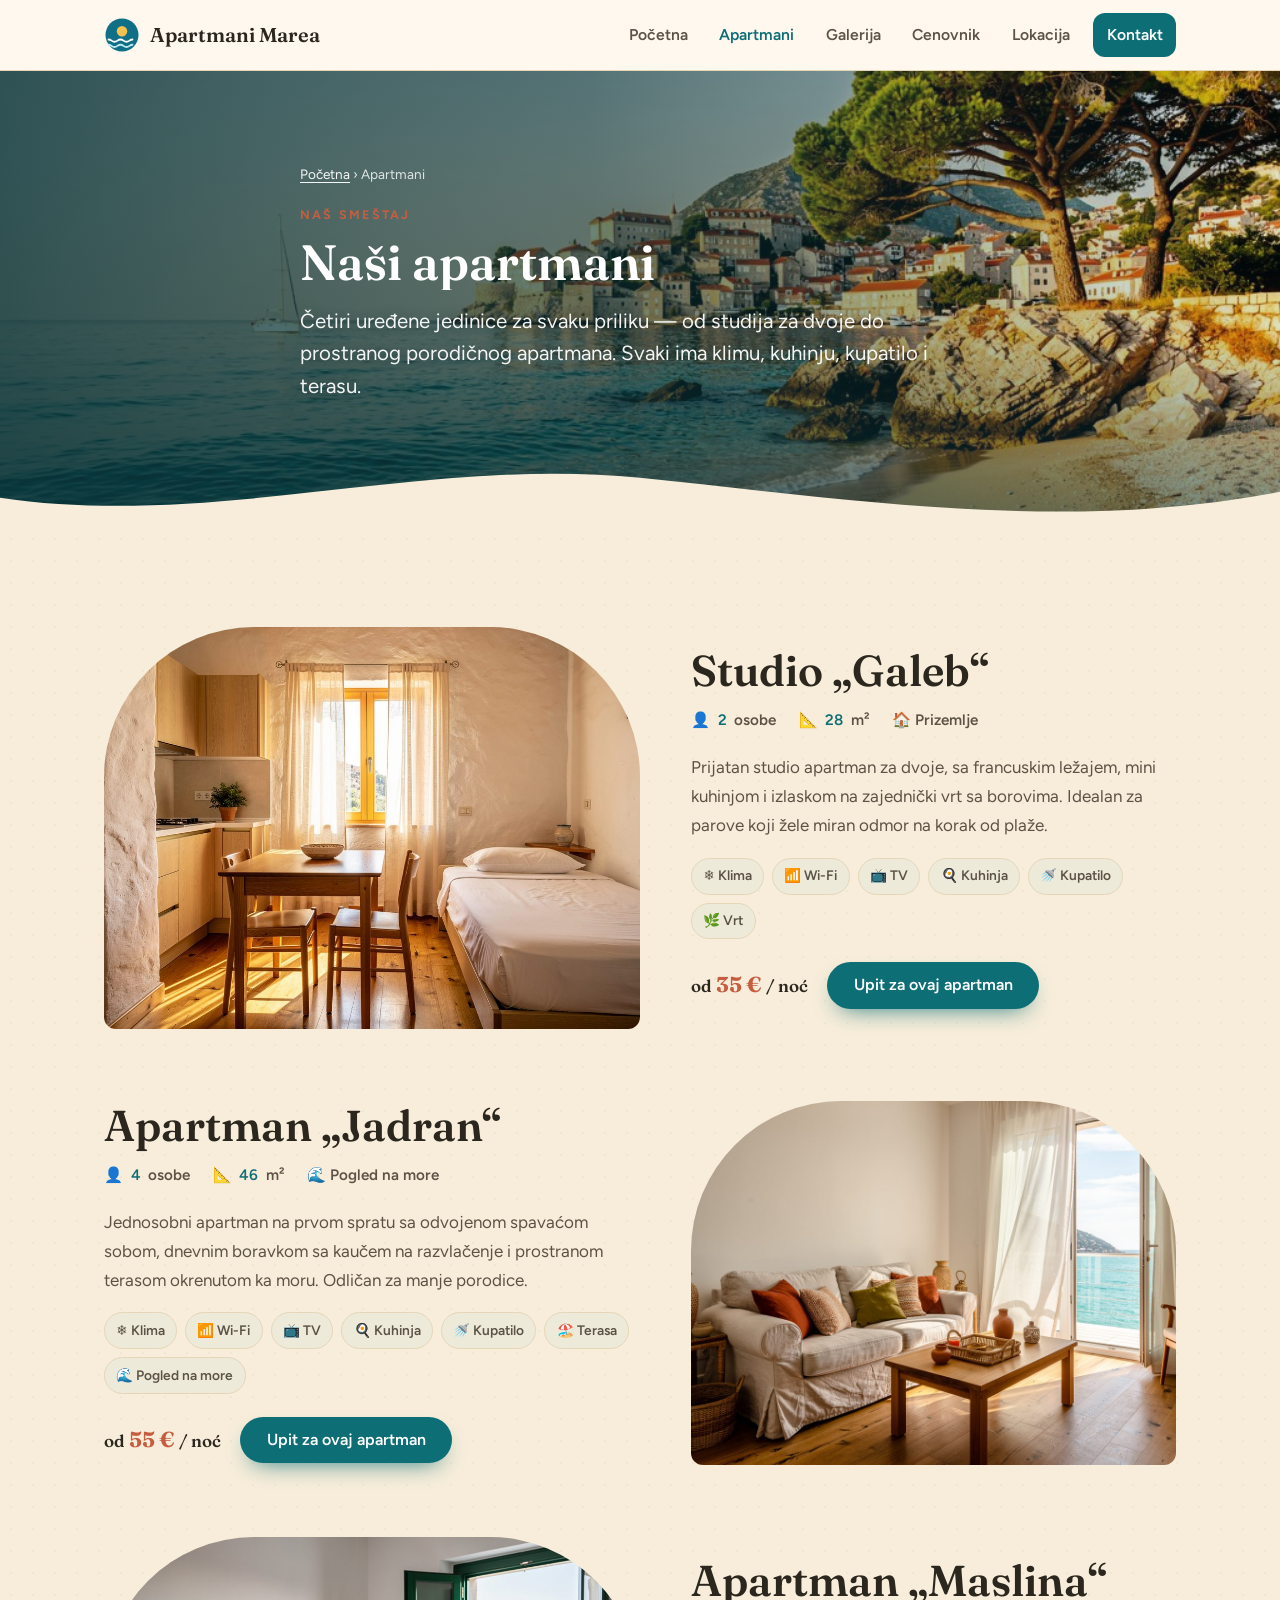
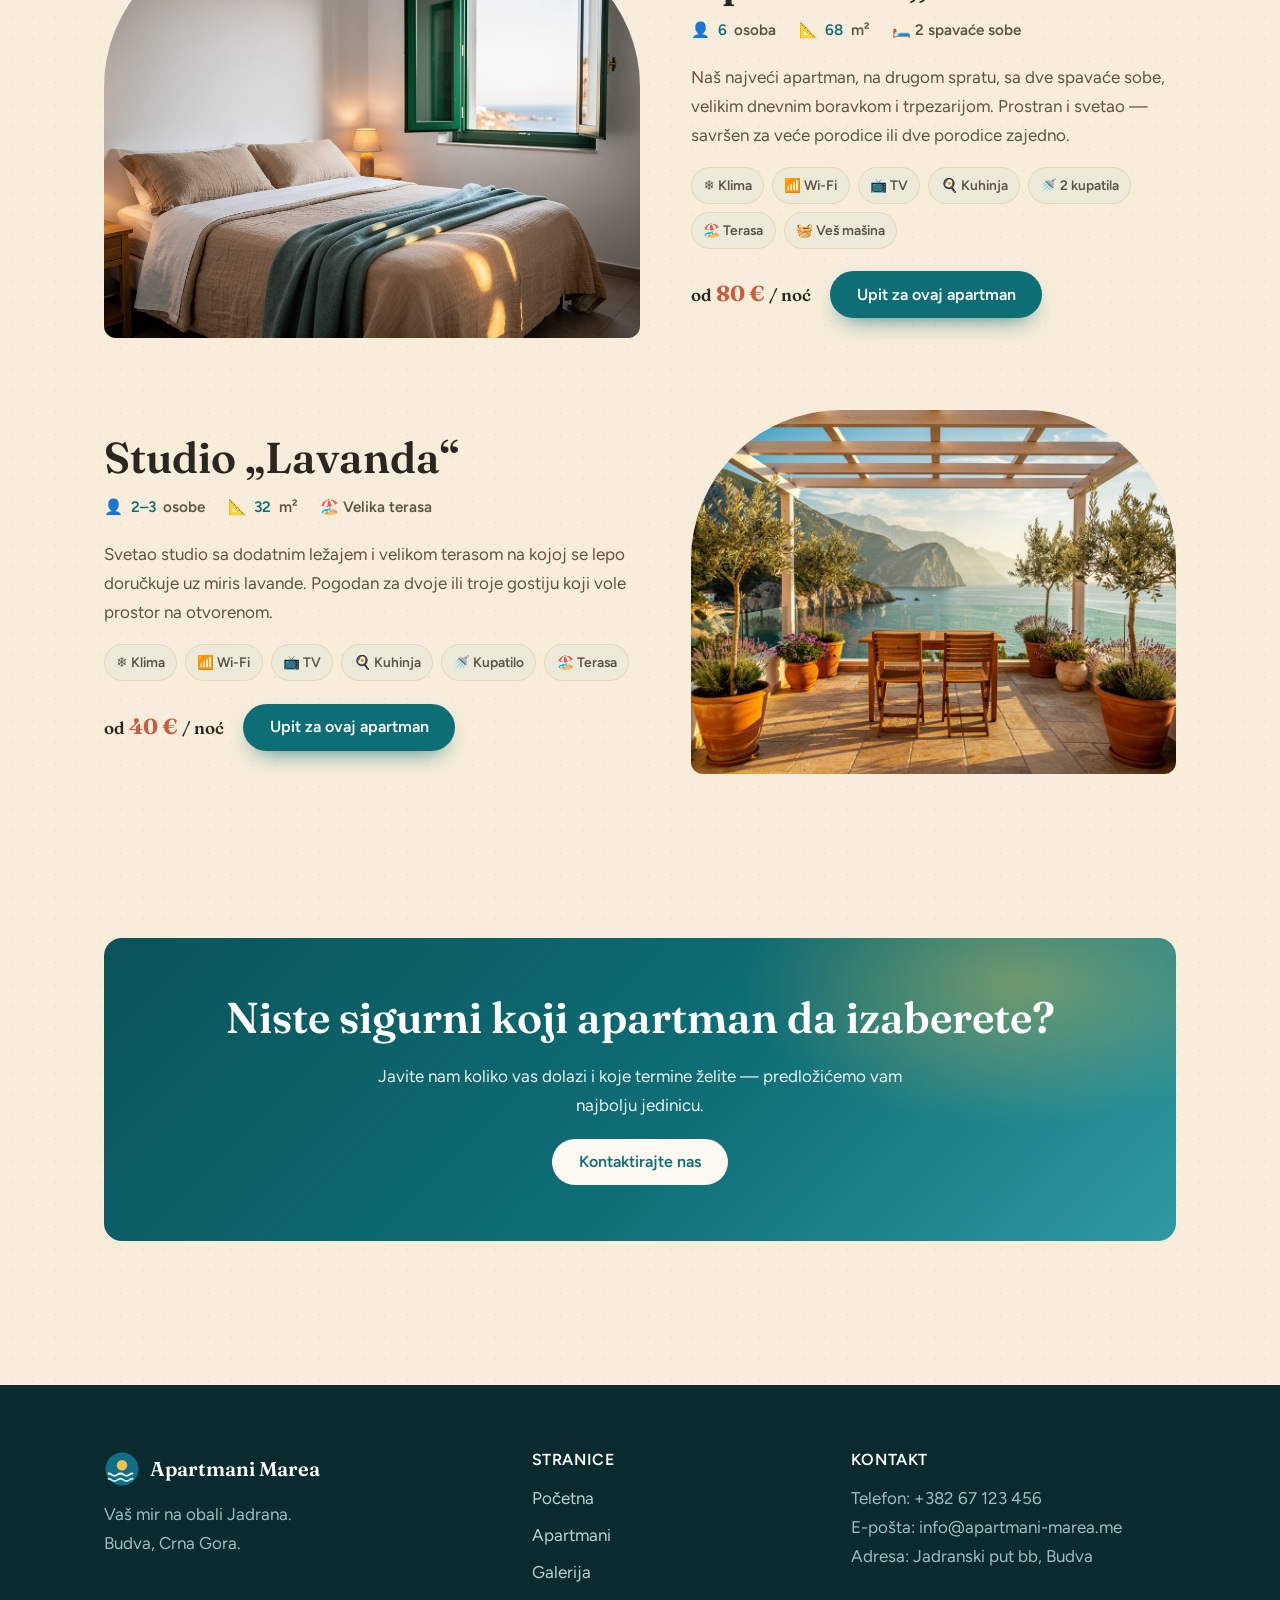
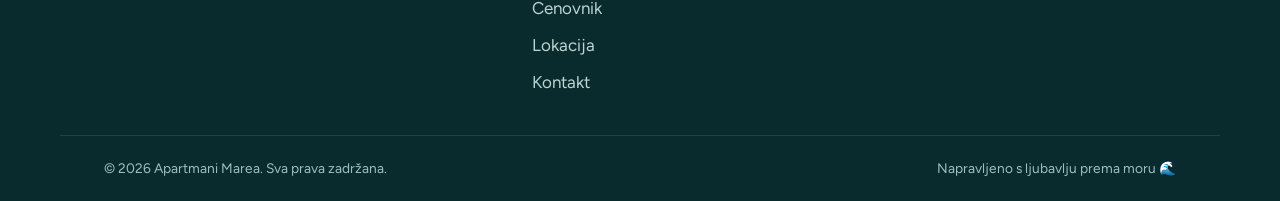
<file: apartmani.html>
<!doctype html>
<html lang="sr">
<head>
<meta charset="utf-8">
<meta name="viewport" content="width=device-width, initial-scale=1, viewport-fit=cover">
<title>Apartmani — Apartmani Marea</title>
<meta name="description" content="Pregled apartmana: studio za dvoje, jednosobni i porodični apartmani uz more u Budvi. Kapacitet, površina i sadržaj svake jedinice.">
<link rel="preconnect" href="https://fonts.googleapis.com">
<link rel="preconnect" href="https://fonts.gstatic.com" crossorigin>
<link href="https://fonts.googleapis.com/css2?family=Fraunces:opsz,wght@9..144,400;9..144,500;9..144,600&family=Figtree:wght@400;500;600;700&display=swap" rel="stylesheet">
<link rel="stylesheet" href="styles.css">
</head>
<body>

<header class="site-header">
  <div class="container nav">
    <a class="brand" href="index.html">
      <svg class="brand-mark" viewBox="0 0 48 48" fill="none" aria-hidden="true">
        <circle cx="24" cy="24" r="22" fill="#0f6f87"/><circle cx="24" cy="19" r="7" fill="#f3c14e"/>
        <path d="M6 30c4 0 4 3 8 3s4-3 8-3 4 3 8 3 4-3 8-3" stroke="#fff" stroke-width="2.4" stroke-linecap="round"/>
        <path d="M6 37c4 0 4 3 8 3s4-3 8-3 4 3 8 3 4-3 8-3" stroke="#bfe9f2" stroke-width="2.4" stroke-linecap="round"/>
      </svg>
      <span class="brand-text">Apartmani&nbsp;Marea</span>
    </a>
    <button class="nav-toggle" id="navToggle" aria-label="Otvori meni" aria-expanded="false" aria-controls="navLinks">
      <span></span><span></span><span></span>
    </button>
    <nav class="nav-links" id="navLinks" aria-label="Glavna navigacija">
      <a href="index.html">Početna</a>
      <a href="apartmani.html" class="is-active" aria-current="page">Apartmani</a>
      <a href="galerija.html">Galerija</a>
      <a href="cenovnik.html">Cenovnik</a>
      <a href="lokacija.html">Lokacija</a>
      <a href="kontakt.html" class="nav-cta">Kontakt</a>
    </nav>
  </div>
</header>

<main>
  <section class="page-hero">
    <div class="container page-hero-inner">
      <nav class="breadcrumb" aria-label="Putanja"><a href="index.html">Početna</a> › Apartmani</nav>
      <span class="eyebrow">Naš smeštaj</span>
      <h1>Naši apartmani</h1>
      <p class="lead">Četiri uređene jedinice za svaku priliku — od studija za dvoje do prostranog porodičnog apartmana. Svaki ima klimu, kuhinju, kupatilo i terasu.</p>
    </div>
    <svg class="wave" viewBox="0 0 1440 90" preserveAspectRatio="none" aria-hidden="true">
      <path d="M0 60 C240 92 480 18 720 40 C960 62 1200 96 1440 54 L1440 90 L0 90 Z"></path>
    </svg>
  </section>

  <section class="section">
    <div class="container" style="display:flex;flex-direction:column;gap:clamp(40px,6vw,72px)">

      <!-- Apartman 1 -->
      <article class="split">
        <div class="photo ph-studio" style="aspect-ratio:4/3">
          <span class="ph-label">
            <svg width="30" height="30" viewBox="0 0 24 24" fill="none" stroke="currentColor" stroke-width="1.6"><rect x="3" y="5" width="18" height="14" rx="2"/><circle cx="12" cy="12" r="3.2"/><path d="M7 5l1.2-2h7.6L17 5"/></svg>
            Fotografija: Studio „Galeb“
          </span>
        </div>
        <div>
          <h2 class="h-section">Studio „Galeb“</h2>
          <ul class="specs" style="margin-top:.6rem">
            <li>👤 <span class="num">2</span> osobe</li>
            <li>📐 <span class="num">28</span> m²</li>
            <li>🏠 Prizemlje</li>
          </ul>
          <p style="margin-top:1rem;color:var(--ink-soft)">Prijatan studio apartman za dvoje, sa francuskim ležajem, mini kuhinjom i izlaskom na zajednički vrt sa borovima. Idealan za parove koji žele miran odmor na korak od plaže.</p>
          <div class="chips" style="margin-top:1.1rem">
            <span class="chip">❄️ Klima</span><span class="chip">📶 Wi-Fi</span><span class="chip">📺 TV</span>
            <span class="chip">🍳 Kuhinja</span><span class="chip">🚿 Kupatilo</span><span class="chip">🌿 Vrt</span>
          </div>
          <div style="display:flex;flex-wrap:wrap;align-items:center;gap:1.2rem;margin-top:1.4rem">
            <span class="price-tag">od <b>35 €</b> / noć</span>
            <a class="btn btn-primary" href="kontakt.html">Upit za ovaj apartman</a>
          </div>
        </div>
      </article>

      <!-- Apartman 2 -->
      <article class="split reverse">
        <div class="photo ph-living" style="aspect-ratio:4/3">
          <span class="ph-label">
            <svg width="30" height="30" viewBox="0 0 24 24" fill="none" stroke="currentColor" stroke-width="1.6"><rect x="3" y="5" width="18" height="14" rx="2"/><circle cx="12" cy="12" r="3.2"/><path d="M7 5l1.2-2h7.6L17 5"/></svg>
            Fotografija: Apartman „Jadran“
          </span>
        </div>
        <div>
          <h2 class="h-section">Apartman „Jadran“</h2>
          <ul class="specs" style="margin-top:.6rem">
            <li>👤 <span class="num">4</span> osobe</li>
            <li>📐 <span class="num">46</span> m²</li>
            <li>🌊 Pogled na more</li>
          </ul>
          <p style="margin-top:1rem;color:var(--ink-soft)">Jednosobni apartman na prvom spratu sa odvojenom spavaćom sobom, dnevnim boravkom sa kaučem na razvlačenje i prostranom terasom okrenutom ka moru. Odličan za manje porodice.</p>
          <div class="chips" style="margin-top:1.1rem">
            <span class="chip">❄️ Klima</span><span class="chip">📶 Wi-Fi</span><span class="chip">📺 TV</span>
            <span class="chip">🍳 Kuhinja</span><span class="chip">🚿 Kupatilo</span><span class="chip">🏖️ Terasa</span><span class="chip">🌊 Pogled na more</span>
          </div>
          <div style="display:flex;flex-wrap:wrap;align-items:center;gap:1.2rem;margin-top:1.4rem">
            <span class="price-tag">od <b>55 €</b> / noć</span>
            <a class="btn btn-primary" href="kontakt.html">Upit za ovaj apartman</a>
          </div>
        </div>
      </article>

      <!-- Apartman 3 -->
      <article class="split">
        <div class="photo ph-bedroom" style="aspect-ratio:4/3">
          <span class="ph-label">
            <svg width="30" height="30" viewBox="0 0 24 24" fill="none" stroke="currentColor" stroke-width="1.6"><rect x="3" y="5" width="18" height="14" rx="2"/><circle cx="12" cy="12" r="3.2"/><path d="M7 5l1.2-2h7.6L17 5"/></svg>
            Fotografija: Apartman „Maslina“
          </span>
        </div>
        <div>
          <h2 class="h-section">Apartman „Maslina“</h2>
          <ul class="specs" style="margin-top:.6rem">
            <li>👤 <span class="num">6</span> osoba</li>
            <li>📐 <span class="num">68</span> m²</li>
            <li>🛏️ 2 spavaće sobe</li>
          </ul>
          <p style="margin-top:1rem;color:var(--ink-soft)">Naš najveći apartman, na drugom spratu, sa dve spavaće sobe, velikim dnevnim boravkom i trpezarijom. Prostran i svetao — savršen za veće porodice ili dve porodice zajedno.</p>
          <div class="chips" style="margin-top:1.1rem">
            <span class="chip">❄️ Klima</span><span class="chip">📶 Wi-Fi</span><span class="chip">📺 TV</span>
            <span class="chip">🍳 Kuhinja</span><span class="chip">🚿 2 kupatila</span><span class="chip">🏖️ Terasa</span><span class="chip">🧺 Veš mašina</span>
          </div>
          <div style="display:flex;flex-wrap:wrap;align-items:center;gap:1.2rem;margin-top:1.4rem">
            <span class="price-tag">od <b>80 €</b> / noć</span>
            <a class="btn btn-primary" href="kontakt.html">Upit za ovaj apartman</a>
          </div>
        </div>
      </article>

      <!-- Apartman 4 -->
      <article class="split reverse">
        <div class="photo g2" style="aspect-ratio:4/3">
          <span class="ph-label">
            <svg width="30" height="30" viewBox="0 0 24 24" fill="none" stroke="currentColor" stroke-width="1.6"><rect x="3" y="5" width="18" height="14" rx="2"/><circle cx="12" cy="12" r="3.2"/><path d="M7 5l1.2-2h7.6L17 5"/></svg>
            Fotografija: Studio „Lavanda“
          </span>
        </div>
        <div>
          <h2 class="h-section">Studio „Lavanda“</h2>
          <ul class="specs" style="margin-top:.6rem">
            <li>👤 <span class="num">2–3</span> osobe</li>
            <li>📐 <span class="num">32</span> m²</li>
            <li>🏖️ Velika terasa</li>
          </ul>
          <p style="margin-top:1rem;color:var(--ink-soft)">Svetao studio sa dodatnim ležajem i velikom terasom na kojoj se lepo doručkuje uz miris lavande. Pogodan za dvoje ili troje gostiju koji vole prostor na otvorenom.</p>
          <div class="chips" style="margin-top:1.1rem">
            <span class="chip">❄️ Klima</span><span class="chip">📶 Wi-Fi</span><span class="chip">📺 TV</span>
            <span class="chip">🍳 Kuhinja</span><span class="chip">🚿 Kupatilo</span><span class="chip">🏖️ Terasa</span>
          </div>
          <div style="display:flex;flex-wrap:wrap;align-items:center;gap:1.2rem;margin-top:1.4rem">
            <span class="price-tag">od <b>40 €</b> / noć</span>
            <a class="btn btn-primary" href="kontakt.html">Upit za ovaj apartman</a>
          </div>
        </div>
      </article>

    </div>
  </section>

  <section class="section section--tight">
    <div class="container">
      <div class="cta-band">
        <h2 class="h-section">Niste sigurni koji apartman da izaberete?</h2>
        <p>Javite nam koliko vas dolazi i koje termine želite — predložićemo vam najbolju jedinicu.</p>
        <a class="btn btn-on-dark" href="kontakt.html">Kontaktirajte nas</a>
      </div>
    </div>
  </section>
</main>

<footer class="site-footer">
  <div class="container footer-grid">
    <div>
      <a class="brand" href="index.html">
        <svg class="brand-mark" viewBox="0 0 48 48" fill="none" aria-hidden="true">
          <circle cx="24" cy="24" r="22" fill="#0f6f87"/><circle cx="24" cy="19" r="7" fill="#f3c14e"/>
          <path d="M6 30c4 0 4 3 8 3s4-3 8-3 4 3 8 3 4-3 8-3" stroke="#fff" stroke-width="2.4" stroke-linecap="round"/>
          <path d="M6 37c4 0 4 3 8 3s4-3 8-3 4 3 8 3 4-3 8-3" stroke="#bfe9f2" stroke-width="2.4" stroke-linecap="round"/>
        </svg>
        <span class="brand-text">Apartmani Marea</span>
      </a>
      <p>Vaš mir na obali Jadrana.<br>Budva, Crna Gora.</p>
    </div>
    <div>
      <h4>Stranice</h4>
      <ul class="footer-links">
        <li><a href="index.html">Početna</a></li>
        <li><a href="apartmani.html">Apartmani</a></li>
        <li><a href="galerija.html">Galerija</a></li>
        <li><a href="cenovnik.html">Cenovnik</a></li>
        <li><a href="lokacija.html">Lokacija</a></li>
        <li><a href="kontakt.html">Kontakt</a></li>
      </ul>
    </div>
    <div>
      <h4>Kontakt</h4>
      <p>Telefon: +382 67 123 456<br>E-pošta: info@apartmani-marea.me<br>Adresa: Jadranski put bb, Budva</p>
    </div>
  </div>
  <div class="container footer-bottom">
    <p>© <span class="year">2026</span> Apartmani Marea. Sva prava zadržana.</p>
    <p>Napravljeno s ljubavlju prema moru 🌊</p>
  </div>
</footer>

<script src="script.js" defer></script>
</body>
</html>
</file>
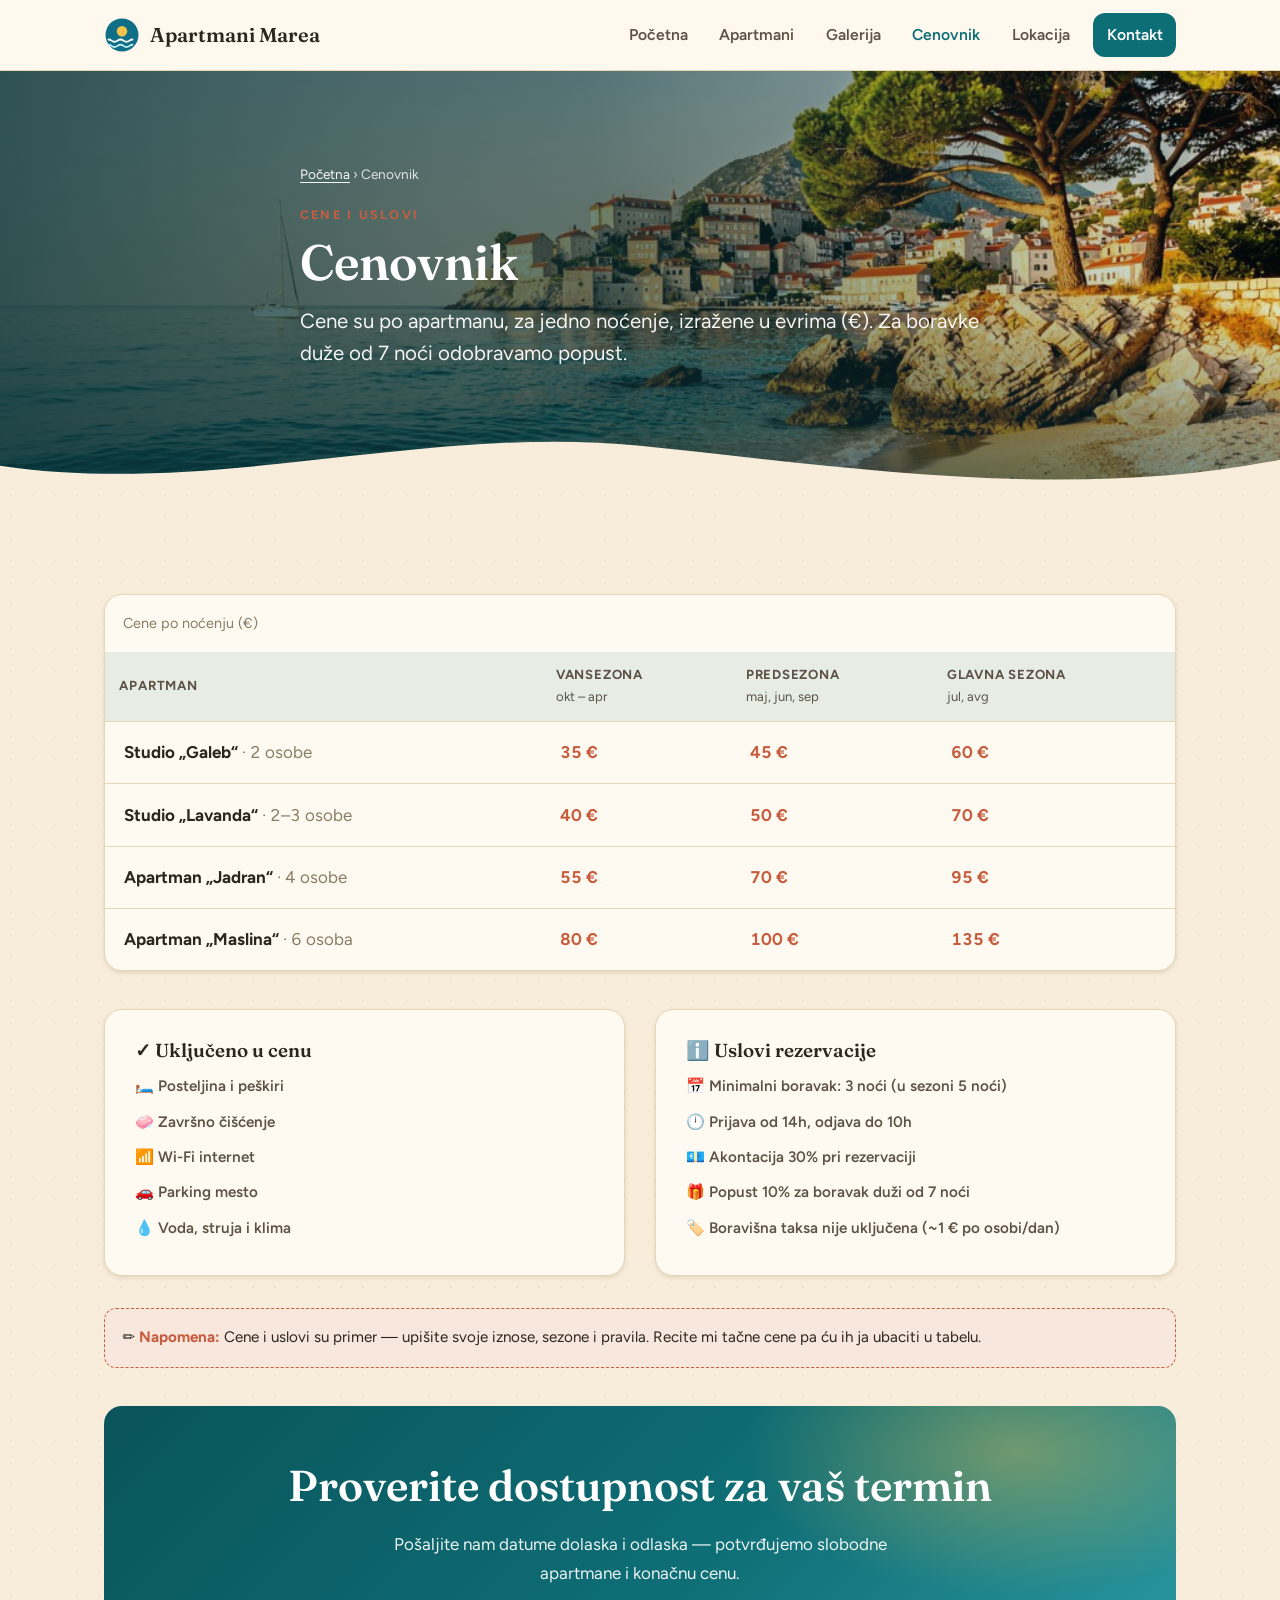
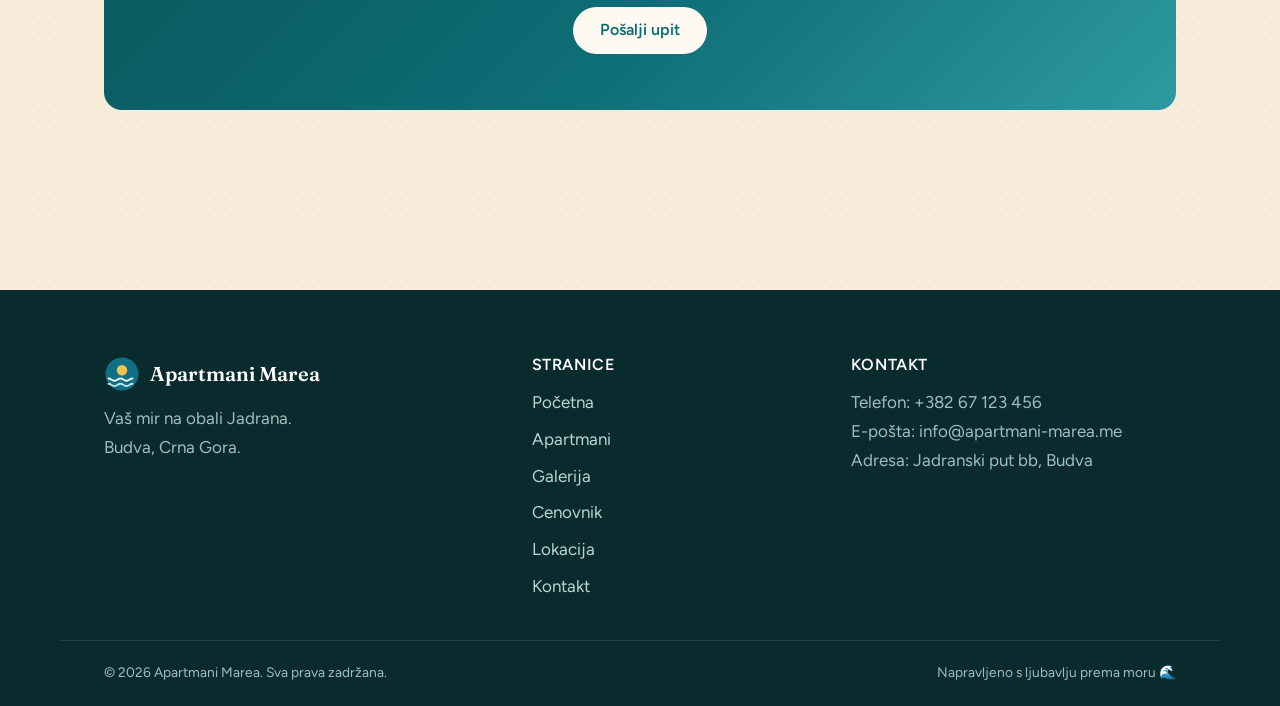
<file: cenovnik.html>
<!doctype html>
<html lang="sr">
<head>
<meta charset="utf-8">
<meta name="viewport" content="width=device-width, initial-scale=1, viewport-fit=cover">
<title>Cenovnik — Apartmani Marea</title>
<meta name="description" content="Cene apartmana po noćenju za svaku sezonu, u evrima. Šta je uključeno u cenu i uslovi rezervacije.">
<link rel="preconnect" href="https://fonts.googleapis.com">
<link rel="preconnect" href="https://fonts.gstatic.com" crossorigin>
<link href="https://fonts.googleapis.com/css2?family=Fraunces:opsz,wght@9..144,400;9..144,500;9..144,600&family=Figtree:wght@400;500;600;700&display=swap" rel="stylesheet">
<link rel="stylesheet" href="styles.css">
</head>
<body>

<header class="site-header">
  <div class="container nav">
    <a class="brand" href="index.html">
      <svg class="brand-mark" viewBox="0 0 48 48" fill="none" aria-hidden="true">
        <circle cx="24" cy="24" r="22" fill="#0f6f87"/><circle cx="24" cy="19" r="7" fill="#f3c14e"/>
        <path d="M6 30c4 0 4 3 8 3s4-3 8-3 4 3 8 3 4-3 8-3" stroke="#fff" stroke-width="2.4" stroke-linecap="round"/>
        <path d="M6 37c4 0 4 3 8 3s4-3 8-3 4 3 8 3 4-3 8-3" stroke="#bfe9f2" stroke-width="2.4" stroke-linecap="round"/>
      </svg>
      <span class="brand-text">Apartmani&nbsp;Marea</span>
    </a>
    <button class="nav-toggle" id="navToggle" aria-label="Otvori meni" aria-expanded="false" aria-controls="navLinks">
      <span></span><span></span><span></span>
    </button>
    <nav class="nav-links" id="navLinks" aria-label="Glavna navigacija">
      <a href="index.html">Početna</a>
      <a href="apartmani.html">Apartmani</a>
      <a href="galerija.html">Galerija</a>
      <a href="cenovnik.html" class="is-active" aria-current="page">Cenovnik</a>
      <a href="lokacija.html">Lokacija</a>
      <a href="kontakt.html" class="nav-cta">Kontakt</a>
    </nav>
  </div>
</header>

<main>
  <section class="page-hero">
    <div class="container page-hero-inner">
      <nav class="breadcrumb" aria-label="Putanja"><a href="index.html">Početna</a> › Cenovnik</nav>
      <span class="eyebrow">Cene i uslovi</span>
      <h1>Cenovnik</h1>
      <p class="lead">Cene su po apartmanu, za jedno noćenje, izražene u evrima (€). Za boravke duže od 7 noći odobravamo popust.</p>
    </div>
    <svg class="wave" viewBox="0 0 1440 90" preserveAspectRatio="none" aria-hidden="true">
      <path d="M0 60 C240 92 480 18 720 40 C960 62 1200 96 1440 54 L1440 90 L0 90 Z"></path>
    </svg>
  </section>

  <section class="section">
    <div class="container">
      <div class="table-wrap">
        <table class="price">
          <caption class="muted" style="caption-side:top;text-align:left;padding:1rem 1.1rem;font-size:.9rem">Cene po noćenju (€)</caption>
          <thead>
            <tr>
              <th scope="col">Apartman</th>
              <th scope="col">Vansezona<br><span style="font-weight:400;text-transform:none;letter-spacing:0">okt – apr</span></th>
              <th scope="col">Predsezona<br><span style="font-weight:400;text-transform:none;letter-spacing:0">maj, jun, sep</span></th>
              <th scope="col">Glavna sezona<br><span style="font-weight:400;text-transform:none;letter-spacing:0">jul, avg</span></th>
            </tr>
          </thead>
          <tbody>
            <tr>
              <td class="apt">Studio „Galeb“ <span class="muted" style="font-weight:400">· 2 osobe</span></td>
              <td><span class="eur">35 €</span></td>
              <td><span class="eur">45 €</span></td>
              <td><span class="eur">60 €</span></td>
            </tr>
            <tr>
              <td class="apt">Studio „Lavanda“ <span class="muted" style="font-weight:400">· 2–3 osobe</span></td>
              <td><span class="eur">40 €</span></td>
              <td><span class="eur">50 €</span></td>
              <td><span class="eur">70 €</span></td>
            </tr>
            <tr>
              <td class="apt">Apartman „Jadran“ <span class="muted" style="font-weight:400">· 4 osobe</span></td>
              <td><span class="eur">55 €</span></td>
              <td><span class="eur">70 €</span></td>
              <td><span class="eur">95 €</span></td>
            </tr>
            <tr>
              <td class="apt">Apartman „Maslina“ <span class="muted" style="font-weight:400">· 6 osoba</span></td>
              <td><span class="eur">80 €</span></td>
              <td><span class="eur">100 €</span></td>
              <td><span class="eur">135 €</span></td>
            </tr>
          </tbody>
        </table>
      </div>

      <div class="grid grid-2" style="margin-top:2.4rem">
        <div class="feature">
          <h3>✓ Uključeno u cenu</h3>
          <ul class="specs" style="flex-direction:column;gap:.6rem;align-items:flex-start">
            <li>🛏️ Posteljina i peškiri</li>
            <li>🧼 Završno čišćenje</li>
            <li>📶 Wi-Fi internet</li>
            <li>🚗 Parking mesto</li>
            <li>💧 Voda, struja i klima</li>
          </ul>
        </div>
        <div class="feature">
          <h3>ℹ️ Uslovi rezervacije</h3>
          <ul class="specs" style="flex-direction:column;gap:.6rem;align-items:flex-start">
            <li>📅 Minimalni boravak: 3 noći (u sezoni 5 noći)</li>
            <li>🕛 Prijava od 14h, odjava do 10h</li>
            <li>💶 Akontacija 30% pri rezervaciji</li>
            <li>🎁 Popust 10% za boravak duži od 7 noći</li>
            <li>🏷️ Boravišna taksa nije uključena (~1 € po osobi/dan)</li>
          </ul>
        </div>
      </div>

      <p class="note" style="margin-top:2rem">✏️ <b>Napomena:</b> Cene i uslovi su primer — upišite svoje iznose, sezone i pravila. Recite mi tačne cene pa ću ih ja ubaciti u tabelu.</p>

      <div class="cta-band" style="margin-top:2.4rem">
        <h2 class="h-section">Proverite dostupnost za vaš termin</h2>
        <p>Pošaljite nam datume dolaska i odlaska — potvrđujemo slobodne apartmane i konačnu cenu.</p>
        <a class="btn btn-on-dark" href="kontakt.html">Pošalji upit</a>
      </div>
    </div>
  </section>
</main>

<footer class="site-footer">
  <div class="container footer-grid">
    <div>
      <a class="brand" href="index.html">
        <svg class="brand-mark" viewBox="0 0 48 48" fill="none" aria-hidden="true">
          <circle cx="24" cy="24" r="22" fill="#0f6f87"/><circle cx="24" cy="19" r="7" fill="#f3c14e"/>
          <path d="M6 30c4 0 4 3 8 3s4-3 8-3 4 3 8 3 4-3 8-3" stroke="#fff" stroke-width="2.4" stroke-linecap="round"/>
          <path d="M6 37c4 0 4 3 8 3s4-3 8-3 4 3 8 3 4-3 8-3" stroke="#bfe9f2" stroke-width="2.4" stroke-linecap="round"/>
        </svg>
        <span class="brand-text">Apartmani Marea</span>
      </a>
      <p>Vaš mir na obali Jadrana.<br>Budva, Crna Gora.</p>
    </div>
    <div>
      <h4>Stranice</h4>
      <ul class="footer-links">
        <li><a href="index.html">Početna</a></li>
        <li><a href="apartmani.html">Apartmani</a></li>
        <li><a href="galerija.html">Galerija</a></li>
        <li><a href="cenovnik.html">Cenovnik</a></li>
        <li><a href="lokacija.html">Lokacija</a></li>
        <li><a href="kontakt.html">Kontakt</a></li>
      </ul>
    </div>
    <div>
      <h4>Kontakt</h4>
      <p>Telefon: +382 67 123 456<br>E-pošta: info@apartmani-marea.me<br>Adresa: Jadranski put bb, Budva</p>
    </div>
  </div>
  <div class="container footer-bottom">
    <p>© <span class="year">2026</span> Apartmani Marea. Sva prava zadržana.</p>
    <p>Napravljeno s ljubavlju prema moru 🌊</p>
  </div>
</footer>

<script src="script.js" defer></script>
</body>
</html>
</file>
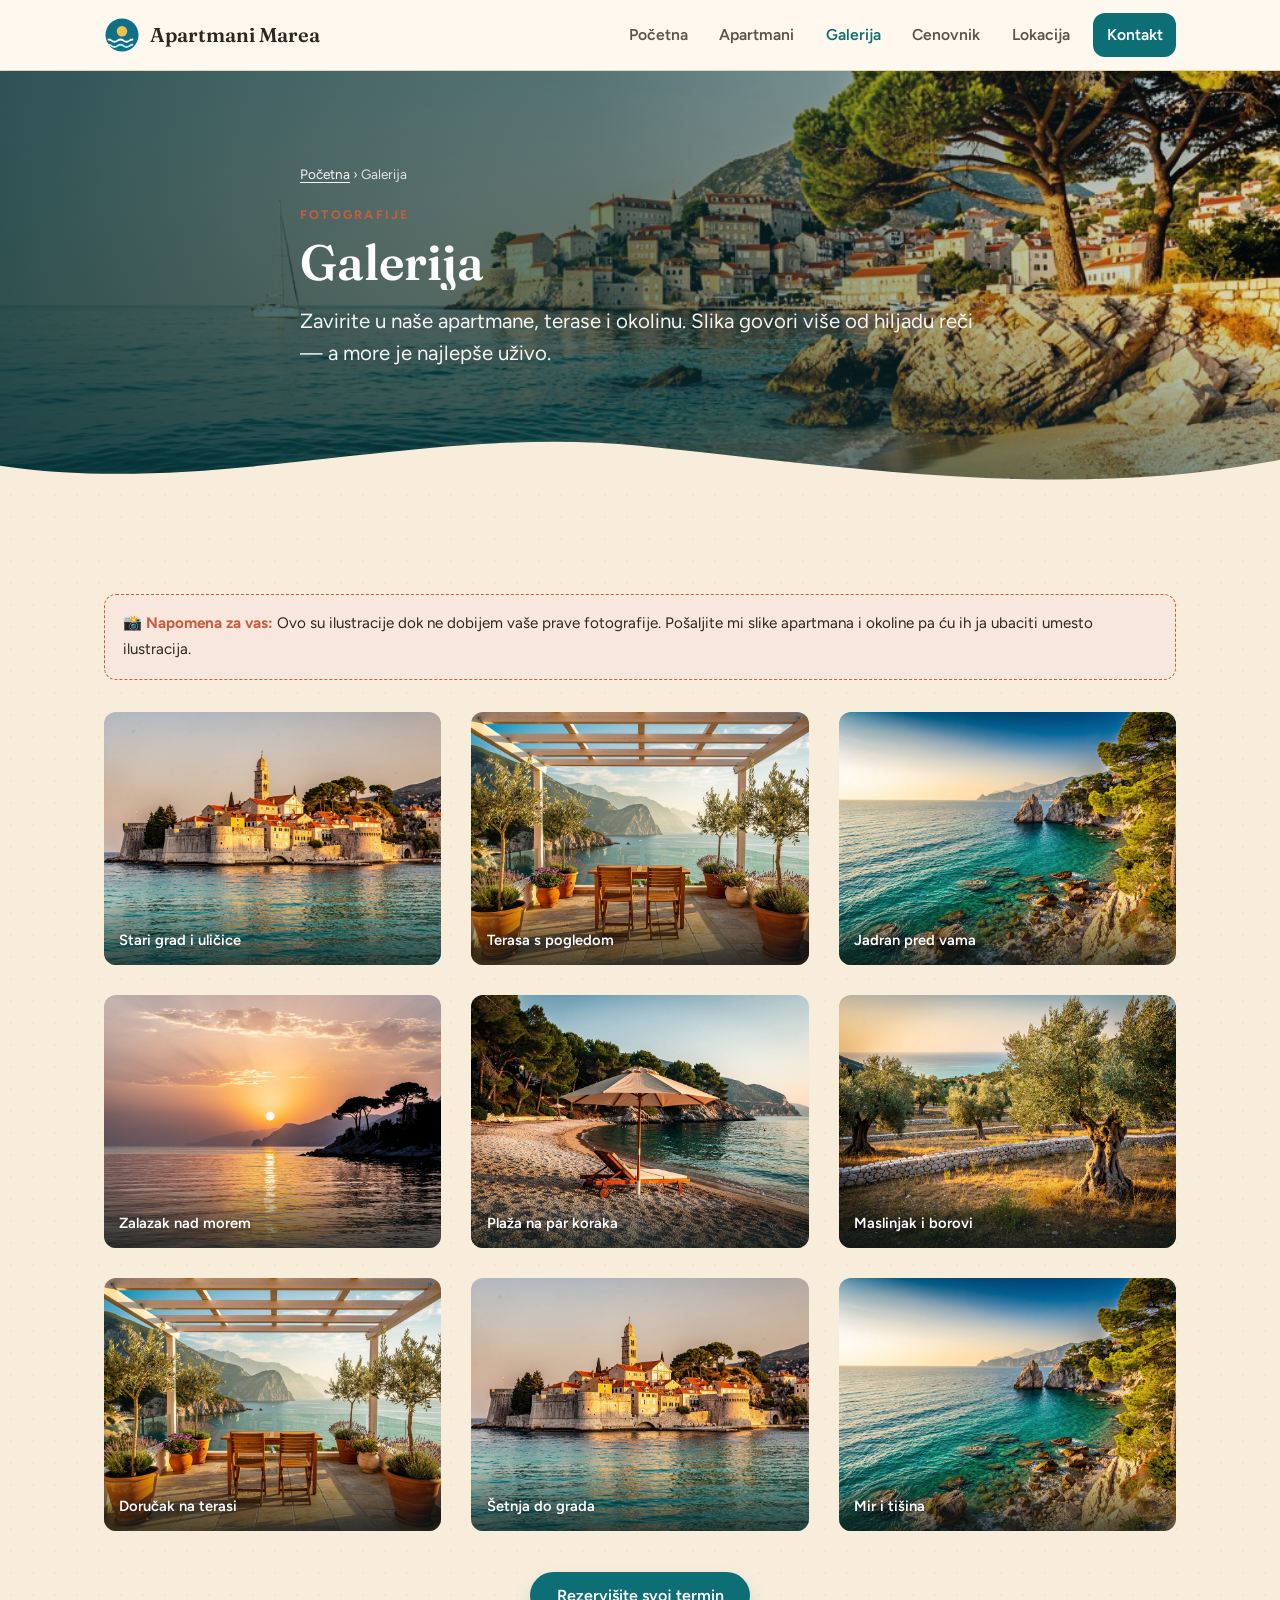
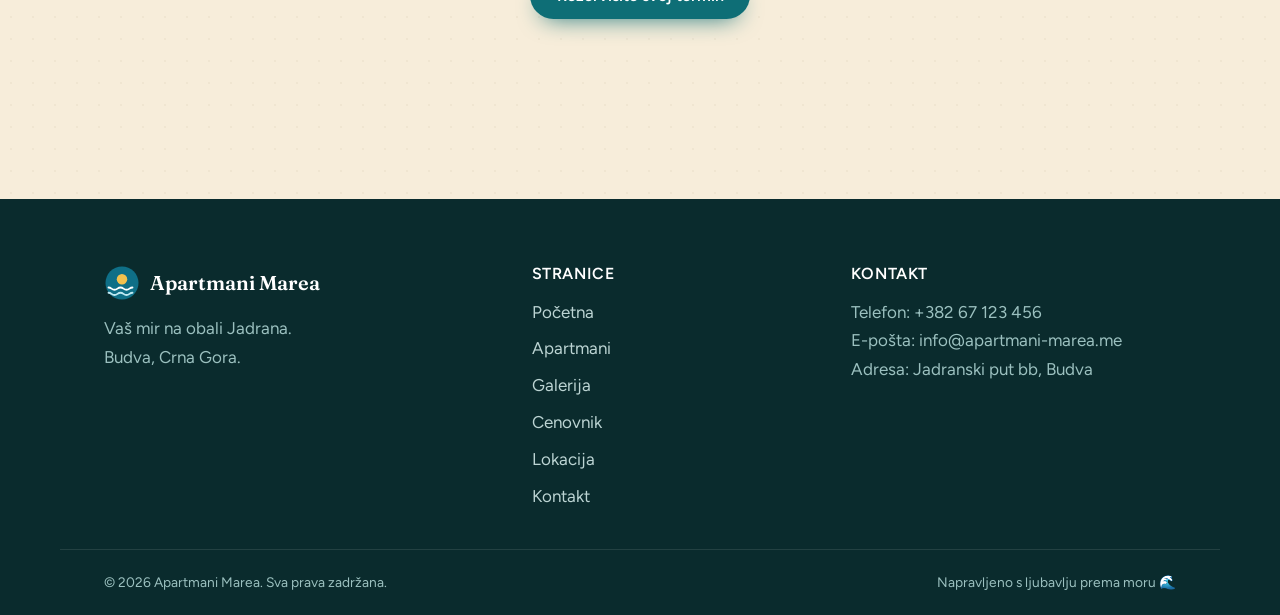
<file: galerija.html>
<!doctype html>
<html lang="sr">
<head>
<meta charset="utf-8">
<meta name="viewport" content="width=device-width, initial-scale=1, viewport-fit=cover">
<title>Galerija — Apartmani Marea</title>
<meta name="description" content="Galerija fotografija apartmana, terase, plaže i okoline u Budvi.">
<link rel="preconnect" href="https://fonts.googleapis.com">
<link rel="preconnect" href="https://fonts.gstatic.com" crossorigin>
<link href="https://fonts.googleapis.com/css2?family=Fraunces:opsz,wght@9..144,400;9..144,500;9..144,600&family=Figtree:wght@400;500;600;700&display=swap" rel="stylesheet">
<link rel="stylesheet" href="styles.css">
</head>
<body>

<header class="site-header">
  <div class="container nav">
    <a class="brand" href="index.html">
      <svg class="brand-mark" viewBox="0 0 48 48" fill="none" aria-hidden="true">
        <circle cx="24" cy="24" r="22" fill="#0f6f87"/><circle cx="24" cy="19" r="7" fill="#f3c14e"/>
        <path d="M6 30c4 0 4 3 8 3s4-3 8-3 4 3 8 3 4-3 8-3" stroke="#fff" stroke-width="2.4" stroke-linecap="round"/>
        <path d="M6 37c4 0 4 3 8 3s4-3 8-3 4 3 8 3 4-3 8-3" stroke="#bfe9f2" stroke-width="2.4" stroke-linecap="round"/>
      </svg>
      <span class="brand-text">Apartmani&nbsp;Marea</span>
    </a>
    <button class="nav-toggle" id="navToggle" aria-label="Otvori meni" aria-expanded="false" aria-controls="navLinks">
      <span></span><span></span><span></span>
    </button>
    <nav class="nav-links" id="navLinks" aria-label="Glavna navigacija">
      <a href="index.html">Početna</a>
      <a href="apartmani.html">Apartmani</a>
      <a href="galerija.html" class="is-active" aria-current="page">Galerija</a>
      <a href="cenovnik.html">Cenovnik</a>
      <a href="lokacija.html">Lokacija</a>
      <a href="kontakt.html" class="nav-cta">Kontakt</a>
    </nav>
  </div>
</header>

<main>
  <section class="page-hero">
    <div class="container page-hero-inner">
      <nav class="breadcrumb" aria-label="Putanja"><a href="index.html">Početna</a> › Galerija</nav>
      <span class="eyebrow">Fotografije</span>
      <h1>Galerija</h1>
      <p class="lead">Zavirite u naše apartmane, terase i okolinu. Slika govori više od hiljadu reči — a more je najlepše uživo.</p>
    </div>
    <svg class="wave" viewBox="0 0 1440 90" preserveAspectRatio="none" aria-hidden="true">
      <path d="M0 60 C240 92 480 18 720 40 C960 62 1200 96 1440 54 L1440 90 L0 90 Z"></path>
    </svg>
  </section>

  <section class="section">
    <div class="container">
      <p class="note" style="margin-bottom:2rem">📸 <b>Napomena za vas:</b> Ovo su ilustracije dok ne dobijem vaše prave fotografije. Pošaljite mi slike apartmana i okoline pa ću ih ja ubaciti umesto ilustracija.</p>

      <div class="grid grid-3">
        <figure class="photo g1"><figcaption class="ph-label">Stari grad i uličice</figcaption></figure>
        <figure class="photo g2"><figcaption class="ph-label">Terasa s pogledom</figcaption></figure>
        <figure class="photo g3"><figcaption class="ph-label">Jadran pred vama</figcaption></figure>
        <figure class="photo g4"><figcaption class="ph-label">Zalazak nad morem</figcaption></figure>
        <figure class="photo g5"><figcaption class="ph-label">Plaža na par koraka</figcaption></figure>
        <figure class="photo g6"><figcaption class="ph-label">Maslinjak i borovi</figcaption></figure>
        <figure class="photo g2"><figcaption class="ph-label">Doručak na terasi</figcaption></figure>
        <figure class="photo g1"><figcaption class="ph-label">Šetnja do grada</figcaption></figure>
        <figure class="photo g3"><figcaption class="ph-label">Mir i tišina</figcaption></figure>
      </div>

      <div class="btn-row" style="justify-content:center;margin-top:2.6rem">
        <a class="btn btn-primary" href="kontakt.html">Rezervišite svoj termin</a>
      </div>
    </div>
  </section>
</main>

<footer class="site-footer">
  <div class="container footer-grid">
    <div>
      <a class="brand" href="index.html">
        <svg class="brand-mark" viewBox="0 0 48 48" fill="none" aria-hidden="true">
          <circle cx="24" cy="24" r="22" fill="#0f6f87"/><circle cx="24" cy="19" r="7" fill="#f3c14e"/>
          <path d="M6 30c4 0 4 3 8 3s4-3 8-3 4 3 8 3 4-3 8-3" stroke="#fff" stroke-width="2.4" stroke-linecap="round"/>
          <path d="M6 37c4 0 4 3 8 3s4-3 8-3 4 3 8 3 4-3 8-3" stroke="#bfe9f2" stroke-width="2.4" stroke-linecap="round"/>
        </svg>
        <span class="brand-text">Apartmani Marea</span>
      </a>
      <p>Vaš mir na obali Jadrana.<br>Budva, Crna Gora.</p>
    </div>
    <div>
      <h4>Stranice</h4>
      <ul class="footer-links">
        <li><a href="index.html">Početna</a></li>
        <li><a href="apartmani.html">Apartmani</a></li>
        <li><a href="galerija.html">Galerija</a></li>
        <li><a href="cenovnik.html">Cenovnik</a></li>
        <li><a href="lokacija.html">Lokacija</a></li>
        <li><a href="kontakt.html">Kontakt</a></li>
      </ul>
    </div>
    <div>
      <h4>Kontakt</h4>
      <p>Telefon: +382 67 123 456<br>E-pošta: info@apartmani-marea.me<br>Adresa: Jadranski put bb, Budva</p>
    </div>
  </div>
  <div class="container footer-bottom">
    <p>© <span class="year">2026</span> Apartmani Marea. Sva prava zadržana.</p>
    <p>Napravljeno s ljubavlju prema moru 🌊</p>
  </div>
</footer>

<script src="script.js" defer></script>
</body>
</html>
</file>
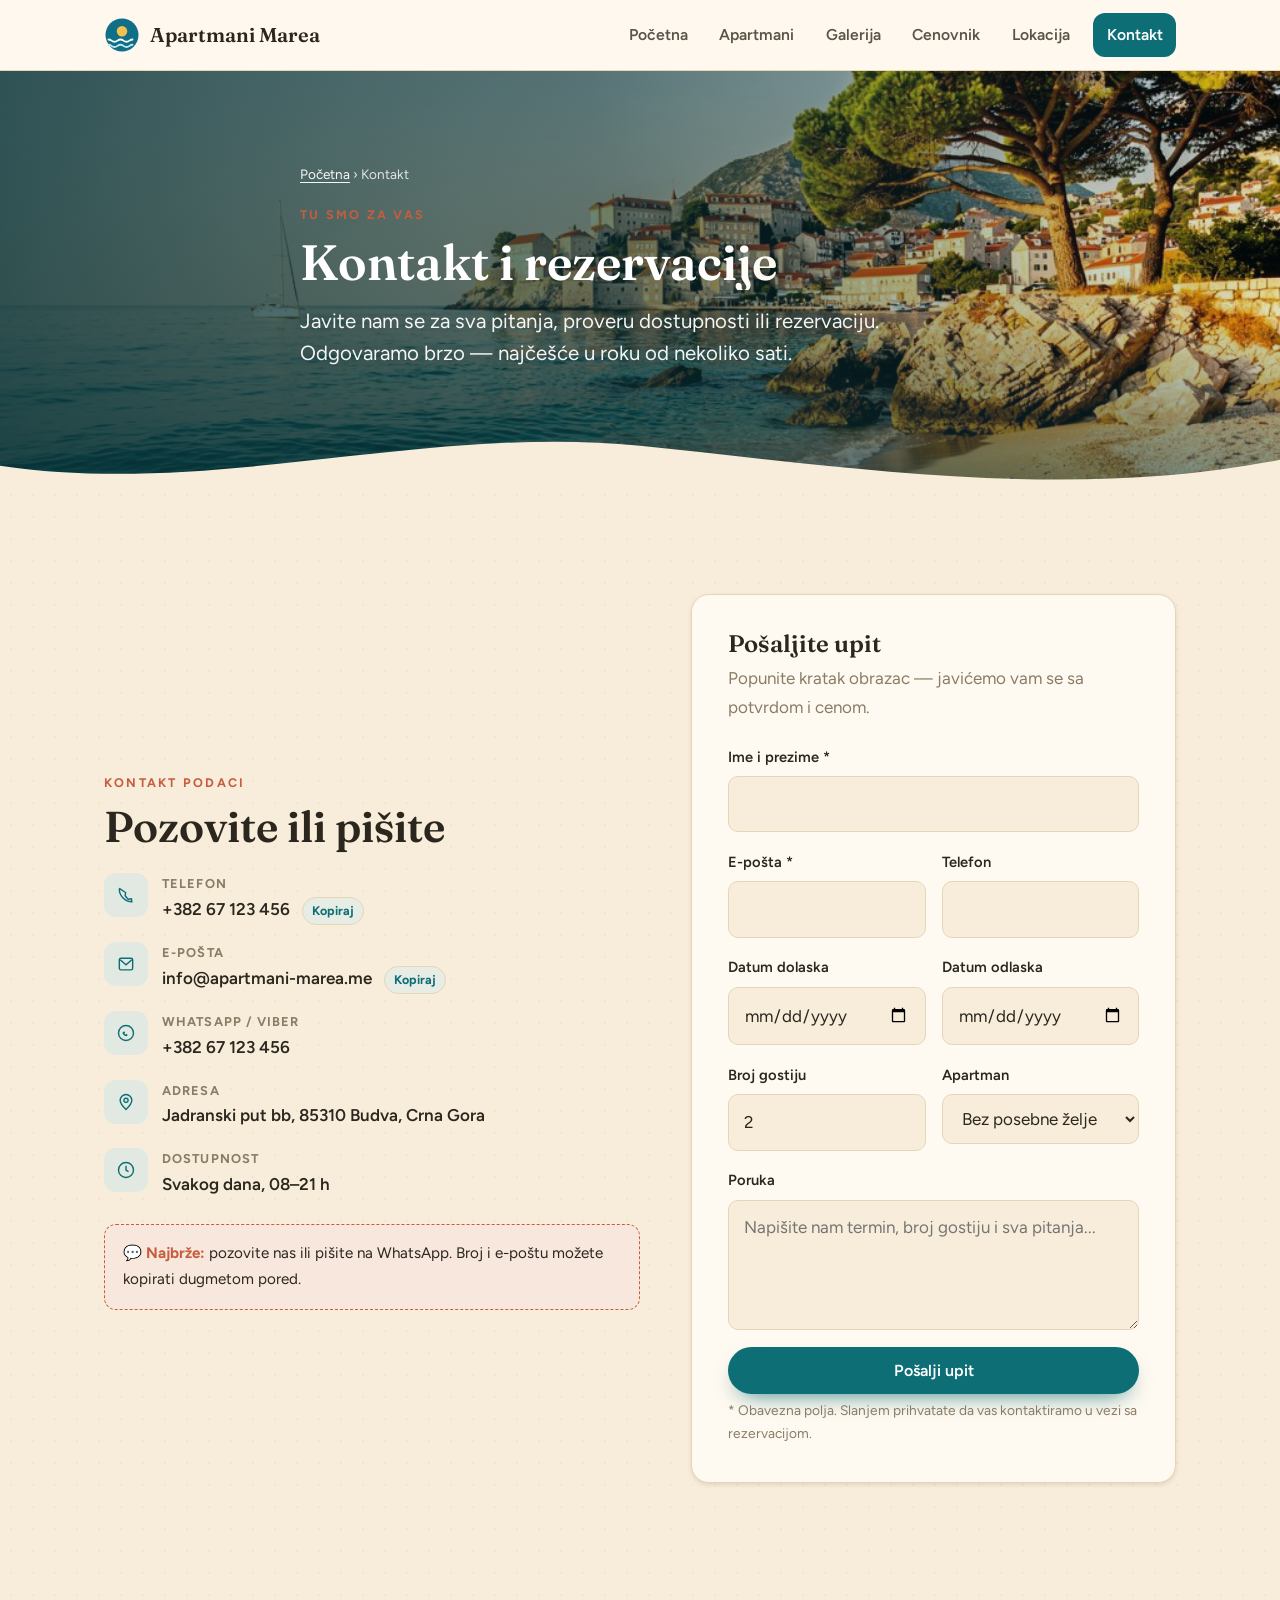
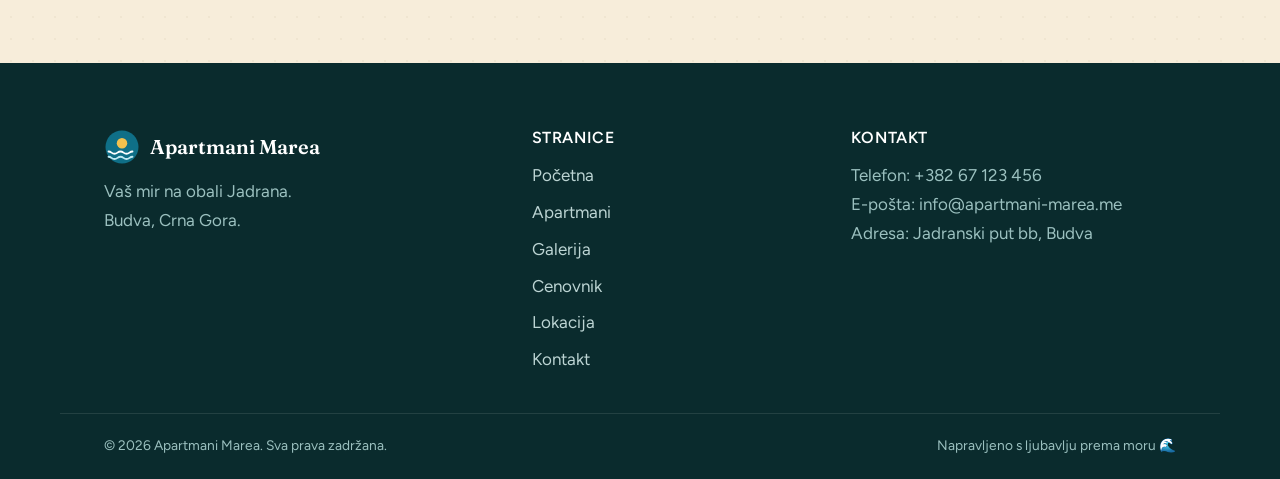
<file: kontakt.html>
<!doctype html>
<html lang="sr">
<head>
<meta charset="utf-8">
<meta name="viewport" content="width=device-width, initial-scale=1, viewport-fit=cover">
<title>Kontakt — Apartmani Marea</title>
<meta name="description" content="Kontaktirajte nas za rezervaciju apartmana u Budvi — telefon, e-pošta, WhatsApp i forma za upit.">
<link rel="preconnect" href="https://fonts.googleapis.com">
<link rel="preconnect" href="https://fonts.gstatic.com" crossorigin>
<link href="https://fonts.googleapis.com/css2?family=Fraunces:opsz,wght@9..144,400;9..144,500;9..144,600&family=Figtree:wght@400;500;600;700&display=swap" rel="stylesheet">
<link rel="stylesheet" href="styles.css">
</head>
<body>

<header class="site-header">
  <div class="container nav">
    <a class="brand" href="index.html">
      <svg class="brand-mark" viewBox="0 0 48 48" fill="none" aria-hidden="true">
        <circle cx="24" cy="24" r="22" fill="#0f6f87"/><circle cx="24" cy="19" r="7" fill="#f3c14e"/>
        <path d="M6 30c4 0 4 3 8 3s4-3 8-3 4 3 8 3 4-3 8-3" stroke="#fff" stroke-width="2.4" stroke-linecap="round"/>
        <path d="M6 37c4 0 4 3 8 3s4-3 8-3 4 3 8 3 4-3 8-3" stroke="#bfe9f2" stroke-width="2.4" stroke-linecap="round"/>
      </svg>
      <span class="brand-text">Apartmani&nbsp;Marea</span>
    </a>
    <button class="nav-toggle" id="navToggle" aria-label="Otvori meni" aria-expanded="false" aria-controls="navLinks">
      <span></span><span></span><span></span>
    </button>
    <nav class="nav-links" id="navLinks" aria-label="Glavna navigacija">
      <a href="index.html">Početna</a>
      <a href="apartmani.html">Apartmani</a>
      <a href="galerija.html">Galerija</a>
      <a href="cenovnik.html">Cenovnik</a>
      <a href="lokacija.html">Lokacija</a>
      <a href="kontakt.html" class="nav-cta is-active" aria-current="page">Kontakt</a>
    </nav>
  </div>
</header>

<main>
  <section class="page-hero">
    <div class="container page-hero-inner">
      <nav class="breadcrumb" aria-label="Putanja"><a href="index.html">Početna</a> › Kontakt</nav>
      <span class="eyebrow">Tu smo za vas</span>
      <h1>Kontakt i rezervacije</h1>
      <p class="lead">Javite nam se za sva pitanja, proveru dostupnosti ili rezervaciju. Odgovaramo brzo — najčešće u roku od nekoliko sati.</p>
    </div>
    <svg class="wave" viewBox="0 0 1440 90" preserveAspectRatio="none" aria-hidden="true">
      <path d="M0 60 C240 92 480 18 720 40 C960 62 1200 96 1440 54 L1440 90 L0 90 Z"></path>
    </svg>
  </section>

  <section class="section">
    <div class="container split">
      <!-- Kontakt podaci -->
      <div>
        <span class="eyebrow">Kontakt podaci</span>
        <h2 class="h-section" style="margin-bottom:1.4rem">Pozovite ili pišite</h2>
        <ul class="info-list">
          <li>
            <span class="icon" aria-hidden="true"><svg width="20" height="20" viewBox="0 0 24 24" fill="none" stroke="currentColor" stroke-width="1.7"><path d="M4 5c0 8 7 15 15 15l-.5-3.5-4 .5-3.5-4 .5-4L4.5 4.5 4 5Z"/></svg></span>
            <div>
              <div class="label">Telefon</div>
              <div class="value">+382 67 123 456
                <button class="copy-btn" data-copy="+38267123456" type="button">Kopiraj</button>
              </div>
            </div>
          </li>
          <li>
            <span class="icon" aria-hidden="true"><svg width="20" height="20" viewBox="0 0 24 24" fill="none" stroke="currentColor" stroke-width="1.7"><path d="M4 7a2 2 0 0 1 2-2h12a2 2 0 0 1 2 2v10a2 2 0 0 1-2 2H6a2 2 0 0 1-2-2V7Z"/><path d="M5 7l7 6 7-6"/></svg></span>
            <div>
              <div class="label">E-pošta</div>
              <div class="value">info@apartmani-marea.me
                <button class="copy-btn" data-copy="info@apartmani-marea.me" type="button">Kopiraj</button>
              </div>
            </div>
          </li>
          <li>
            <span class="icon" aria-hidden="true"><svg width="20" height="20" viewBox="0 0 24 24" fill="none" stroke="currentColor" stroke-width="1.7"><circle cx="12" cy="12" r="9"/><path d="M8 13c1 2 3 3 5 3l1-2-2-1-1 1-1-1 1-1-1-2-2 1c0 1 0 2 0 2Z" fill="currentColor" stroke="none"/></svg></span>
            <div>
              <div class="label">WhatsApp / Viber</div>
              <div class="value">+382 67 123 456</div>
            </div>
          </li>
          <li>
            <span class="icon" aria-hidden="true"><svg width="20" height="20" viewBox="0 0 24 24" fill="none" stroke="currentColor" stroke-width="1.7"><path d="M12 21s7-6.5 7-11a7 7 0 1 0-14 0c0 4.5 7 11 7 11Z"/><circle cx="12" cy="10" r="2.5"/></svg></span>
            <div>
              <div class="label">Adresa</div>
              <div class="value">Jadranski put bb, 85310 Budva, Crna Gora</div>
            </div>
          </li>
          <li>
            <span class="icon" aria-hidden="true"><svg width="20" height="20" viewBox="0 0 24 24" fill="none" stroke="currentColor" stroke-width="1.7"><circle cx="12" cy="12" r="9"/><path d="M12 7v5l3 2"/></svg></span>
            <div>
              <div class="label">Dostupnost</div>
              <div class="value">Svakog dana, 08–21 h</div>
            </div>
          </li>
        </ul>

        <div class="note" style="margin-top:1.6rem">
          💬 <b>Najbrže:</b> pozovite nas ili pišite na WhatsApp. Broj i e-poštu možete kopirati dugmetom pored.
        </div>
      </div>

      <!-- Forma -->
      <div>
        <div class="form-card">
          <h2 class="h-section" style="font-size:1.5rem;margin-bottom:.4rem">Pošaljite upit</h2>
          <p class="muted" style="margin-bottom:1.4rem">Popunite kratak obrazac — javićemo vam se sa potvrdom i cenom.</p>

          <div id="formSuccess" class="form-success" hidden></div>

          <form id="contactForm" novalidate>
            <div class="field">
              <label for="ime">Ime i prezime *</label>
              <input id="ime" name="ime" type="text" autocomplete="name" required>
            </div>
            <div class="field-row">
              <div class="field">
                <label for="email">E-pošta *</label>
                <input id="email" name="email" type="email" autocomplete="email" required>
              </div>
              <div class="field">
                <label for="telefon">Telefon</label>
                <input id="telefon" name="telefon" type="tel" autocomplete="tel">
              </div>
            </div>
            <div class="field-row">
              <div class="field">
                <label for="dolazak">Datum dolaska</label>
                <input id="dolazak" name="dolazak" type="date">
              </div>
              <div class="field">
                <label for="odlazak">Datum odlaska</label>
                <input id="odlazak" name="odlazak" type="date">
              </div>
            </div>
            <div class="field-row">
              <div class="field">
                <label for="osobe">Broj gostiju</label>
                <input id="osobe" name="osobe" type="number" min="1" max="12" value="2">
              </div>
              <div class="field">
                <label for="apartman">Apartman</label>
                <select id="apartman" name="apartman">
                  <option value="">Bez posebne želje</option>
                  <option>Studio „Galeb“ (2)</option>
                  <option>Studio „Lavanda“ (2–3)</option>
                  <option>Apartman „Jadran“ (4)</option>
                  <option>Apartman „Maslina“ (6)</option>
                </select>
              </div>
            </div>
            <div class="field">
              <label for="poruka">Poruka</label>
              <textarea id="poruka" name="poruka" placeholder="Napišite nam termin, broj gostiju i sva pitanja..."></textarea>
            </div>
            <button type="submit" class="btn btn-primary" style="width:100%">Pošalji upit</button>
            <p class="form-note">* Obavezna polja. Slanjem prihvatate da vas kontaktiramo u vezi sa rezervacijom.</p>
          </form>
        </div>
      </div>
    </div>
  </section>
</main>

<footer class="site-footer">
  <div class="container footer-grid">
    <div>
      <a class="brand" href="index.html">
        <svg class="brand-mark" viewBox="0 0 48 48" fill="none" aria-hidden="true">
          <circle cx="24" cy="24" r="22" fill="#0f6f87"/><circle cx="24" cy="19" r="7" fill="#f3c14e"/>
          <path d="M6 30c4 0 4 3 8 3s4-3 8-3 4 3 8 3 4-3 8-3" stroke="#fff" stroke-width="2.4" stroke-linecap="round"/>
          <path d="M6 37c4 0 4 3 8 3s4-3 8-3 4 3 8 3 4-3 8-3" stroke="#bfe9f2" stroke-width="2.4" stroke-linecap="round"/>
        </svg>
        <span class="brand-text">Apartmani Marea</span>
      </a>
      <p>Vaš mir na obali Jadrana.<br>Budva, Crna Gora.</p>
    </div>
    <div>
      <h4>Stranice</h4>
      <ul class="footer-links">
        <li><a href="index.html">Početna</a></li>
        <li><a href="apartmani.html">Apartmani</a></li>
        <li><a href="galerija.html">Galerija</a></li>
        <li><a href="cenovnik.html">Cenovnik</a></li>
        <li><a href="lokacija.html">Lokacija</a></li>
        <li><a href="kontakt.html">Kontakt</a></li>
      </ul>
    </div>
    <div>
      <h4>Kontakt</h4>
      <p>Telefon: +382 67 123 456<br>E-pošta: info@apartmani-marea.me<br>Adresa: Jadranski put bb, Budva</p>
    </div>
  </div>
  <div class="container footer-bottom">
    <p>© <span class="year">2026</span> Apartmani Marea. Sva prava zadržana.</p>
    <p>Napravljeno s ljubavlju prema moru 🌊</p>
  </div>
</footer>

<script src="script.js" defer></script>
</body>
</html>
</file>
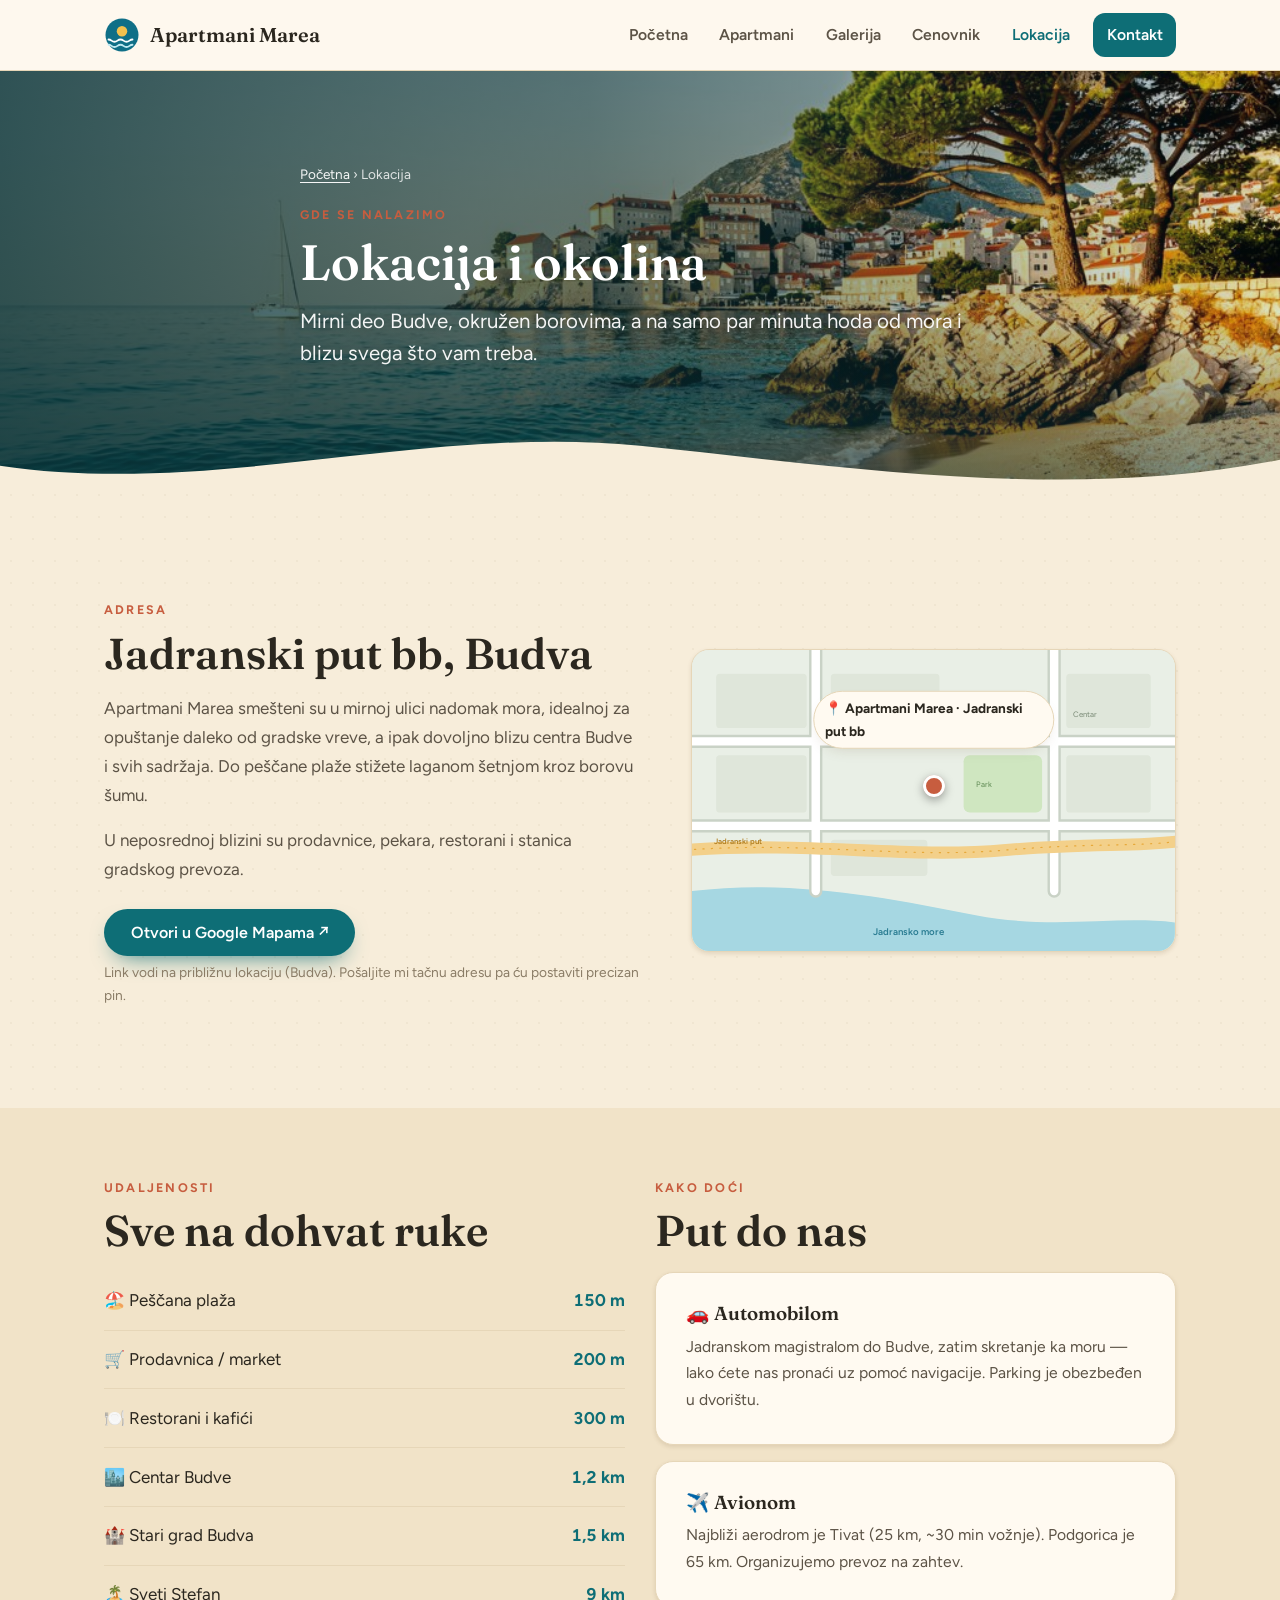
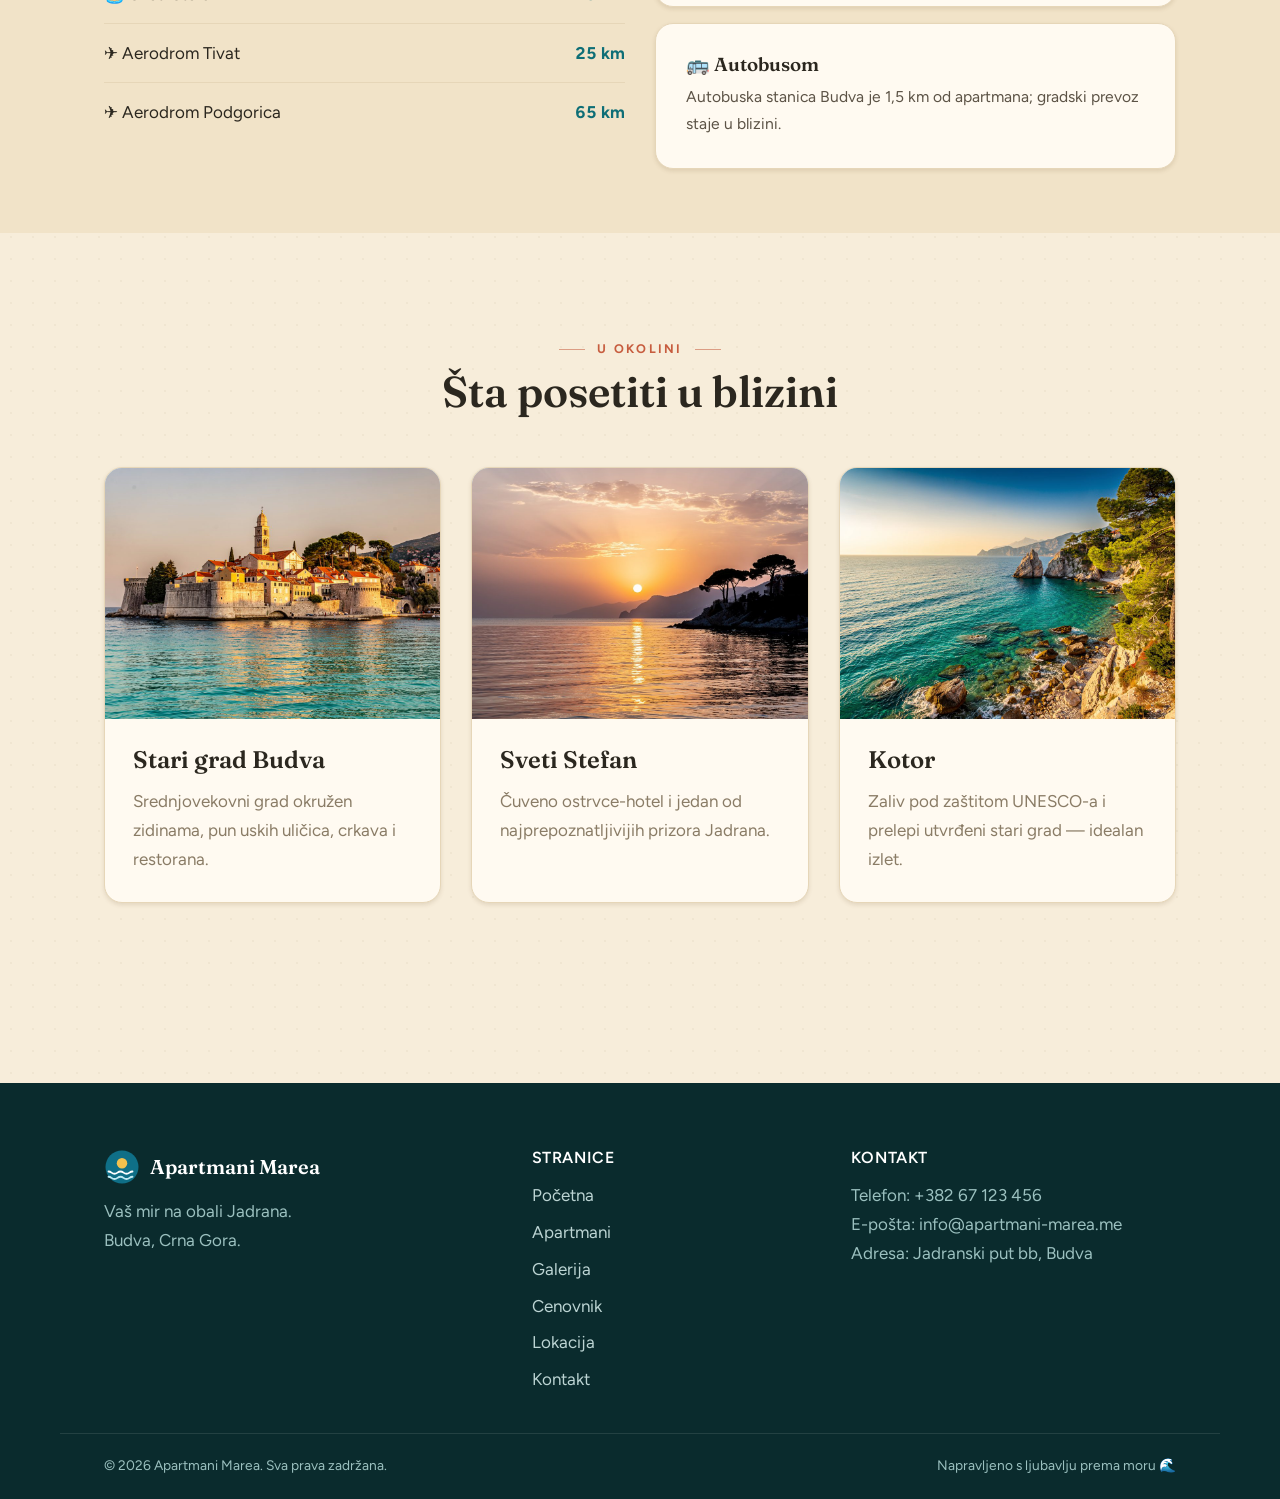
<file: lokacija.html>
<!doctype html>
<html lang="sr">
<head>
<meta charset="utf-8">
<meta name="viewport" content="width=device-width, initial-scale=1, viewport-fit=cover">
<title>Lokacija — Apartmani Marea</title>
<meta name="description" content="Gde se nalazimo: Budva, Crna Gora. Udaljenosti do plaže, centra i aerodroma, kako doći i šta posetiti u okolini.">
<link rel="preconnect" href="https://fonts.googleapis.com">
<link rel="preconnect" href="https://fonts.gstatic.com" crossorigin>
<link href="https://fonts.googleapis.com/css2?family=Fraunces:opsz,wght@9..144,400;9..144,500;9..144,600&family=Figtree:wght@400;500;600;700&display=swap" rel="stylesheet">
<link rel="stylesheet" href="styles.css">
</head>
<body>

<header class="site-header">
  <div class="container nav">
    <a class="brand" href="index.html">
      <svg class="brand-mark" viewBox="0 0 48 48" fill="none" aria-hidden="true">
        <circle cx="24" cy="24" r="22" fill="#0f6f87"/><circle cx="24" cy="19" r="7" fill="#f3c14e"/>
        <path d="M6 30c4 0 4 3 8 3s4-3 8-3 4 3 8 3 4-3 8-3" stroke="#fff" stroke-width="2.4" stroke-linecap="round"/>
        <path d="M6 37c4 0 4 3 8 3s4-3 8-3 4 3 8 3 4-3 8-3" stroke="#bfe9f2" stroke-width="2.4" stroke-linecap="round"/>
      </svg>
      <span class="brand-text">Apartmani&nbsp;Marea</span>
    </a>
    <button class="nav-toggle" id="navToggle" aria-label="Otvori meni" aria-expanded="false" aria-controls="navLinks">
      <span></span><span></span><span></span>
    </button>
    <nav class="nav-links" id="navLinks" aria-label="Glavna navigacija">
      <a href="index.html">Početna</a>
      <a href="apartmani.html">Apartmani</a>
      <a href="galerija.html">Galerija</a>
      <a href="cenovnik.html">Cenovnik</a>
      <a href="lokacija.html" class="is-active" aria-current="page">Lokacija</a>
      <a href="kontakt.html" class="nav-cta">Kontakt</a>
    </nav>
  </div>
</header>

<main>
  <section class="page-hero">
    <div class="container page-hero-inner">
      <nav class="breadcrumb" aria-label="Putanja"><a href="index.html">Početna</a> › Lokacija</nav>
      <span class="eyebrow">Gde se nalazimo</span>
      <h1>Lokacija i okolina</h1>
      <p class="lead">Mirni deo Budve, okružen borovima, a na samo par minuta hoda od mora i blizu svega što vam treba.</p>
    </div>
    <svg class="wave" viewBox="0 0 1440 90" preserveAspectRatio="none" aria-hidden="true">
      <path d="M0 60 C240 92 480 18 720 40 C960 62 1200 96 1440 54 L1440 90 L0 90 Z"></path>
    </svg>
  </section>

  <section class="section">
    <div class="container split">
      <div>
        <span class="eyebrow">Adresa</span>
        <h2 class="h-section">Jadranski put bb, Budva</h2>
        <p style="margin-top:1rem;color:var(--ink-soft)">Apartmani Marea smešteni su u mirnoj ulici nadomak mora, idealnoj za opuštanje daleko od gradske vreve, a ipak dovoljno blizu centra Budve i svih sadržaja. Do peščane plaže stižete laganom šetnjom kroz borovu šumu.</p>
        <p style="margin-top:1rem;color:var(--ink-soft)">U neposrednoj blizini su prodavnice, pekara, restorani i stanica gradskog prevoza.</p>
        <div class="btn-row" style="margin-top:1.6rem">
          <a class="btn btn-primary" href="https://www.google.com/maps/search/?api=1&query=Budva+Crna+Gora" target="_blank" rel="noopener">Otvori u Google Mapama ↗</a>
        </div>
        <p class="form-note">Link vodi na približnu lokaciju (Budva). Pošaljite mi tačnu adresu pa ću postaviti precizan pin.</p>
      </div>

      <div class="map-box" role="img" aria-label="Mapa lokacije: Jadranski put bb, Budva, Crna Gora">
        <svg viewBox="0 0 800 500" preserveAspectRatio="xMidYMid slice" aria-hidden="true">
          <rect width="800" height="500" fill="#e9efe6"/>
          <g fill="#dfe6da">
            <rect x="40" y="40" width="150" height="90" rx="6"/>
            <rect x="230" y="40" width="180" height="90" rx="6"/>
            <rect x="620" y="40" width="140" height="90" rx="6"/>
            <rect x="40" y="175" width="150" height="95" rx="6"/>
            <rect x="620" y="175" width="140" height="95" rx="6"/>
            <rect x="230" y="315" width="160" height="60" rx="6"/>
          </g>
          <rect x="450" y="175" width="130" height="95" rx="10" fill="#cfe6c0"/>
          <text x="470" y="228" font-family="Figtree, sans-serif" font-size="13" fill="#5f8a53">Park</text>
          <path d="M0 400 C160 380 320 410 470 440 C600 465 700 440 800 452 L800 500 L0 500 Z" fill="#a6d7e2"/>
          <text x="300" y="472" font-family="Figtree, sans-serif" font-size="16" font-weight="600" fill="#2b7d93">Jadransko more</text>
          <g stroke="#c9d2c6" stroke-width="22" fill="none" stroke-linecap="round">
            <line x1="0" y1="152" x2="800" y2="152"/>
            <line x1="0" y1="292" x2="800" y2="292"/>
            <line x1="205" y1="0" x2="205" y2="400"/>
            <line x1="600" y1="0" x2="600" y2="400"/>
          </g>
          <g stroke="#ffffff" stroke-width="14" fill="none" stroke-linecap="round">
            <line x1="0" y1="152" x2="800" y2="152"/>
            <line x1="0" y1="292" x2="800" y2="292"/>
            <line x1="205" y1="0" x2="205" y2="400"/>
            <line x1="600" y1="0" x2="600" y2="400"/>
          </g>
          <path d="M-10 332 C200 317 350 347 520 332 C660 320 740 327 810 317" fill="none" stroke="#f3d08a" stroke-width="20" stroke-linecap="round"/>
          <path d="M-10 332 C200 317 350 347 520 332 C660 320 740 327 810 317" fill="none" stroke="#e7a93a" stroke-width="2" stroke-dasharray="2 12" stroke-linecap="round"/>
          <text x="36" y="322" font-family="Figtree, sans-serif" font-size="13" font-weight="600" fill="#b07d1f">Jadranski put</text>
          <g font-family="Figtree, sans-serif" font-size="13" fill="#7a8a76">
            <text x="250" y="112">Stari grad</text>
            <text x="632" y="112">Centar</text>
          </g>
        </svg>
        <div class="map-pin" style="top:45%;left:50%">
          <span class="map-pin-pulse"></span>
          <span class="map-pin-dot"></span>
        </div>
        <span class="map-pin-label" style="top:45%;left:50%;transform:translate(-50%,-165%)">📍 Apartmani Marea · Jadranski put bb</span>
      </div>
    </div>
  </section>

  <section class="section section--tight" style="background:var(--surface-2)">
    <div class="container">
      <div class="grid grid-2">
        <div>
          <span class="eyebrow">Udaljenosti</span>
          <h2 class="h-section" style="margin-bottom:1rem">Sve na dohvat ruke</h2>
          <ul class="list-plain">
            <li><span>🏖️ Peščana plaža</span><span class="dist">150 m</span></li>
            <li><span>🛒 Prodavnica / market</span><span class="dist">200 m</span></li>
            <li><span>🍽️ Restorani i kafići</span><span class="dist">300 m</span></li>
            <li><span>🏙️ Centar Budve</span><span class="dist">1,2 km</span></li>
            <li><span>🏰 Stari grad Budva</span><span class="dist">1,5 km</span></li>
            <li><span>🏝️ Sveti Stefan</span><span class="dist">9 km</span></li>
            <li><span>✈️ Aerodrom Tivat</span><span class="dist">25 km</span></li>
            <li><span>✈️ Aerodrom Podgorica</span><span class="dist">65 km</span></li>
          </ul>
        </div>
        <div>
          <span class="eyebrow">Kako doći</span>
          <h2 class="h-section" style="margin-bottom:1rem">Put do nas</h2>
          <div class="feature" style="margin-bottom:1rem">
            <h3>🚗 Automobilom</h3>
            <p>Jadranskom magistralom do Budve, zatim skretanje ka moru — lako ćete nas pronaći uz pomoć navigacije. Parking je obezbeđen u dvorištu.</p>
          </div>
          <div class="feature" style="margin-bottom:1rem">
            <h3>✈️ Avionom</h3>
            <p>Najbliži aerodrom je Tivat (25 km, ~30 min vožnje). Podgorica je 65 km. Organizujemo prevoz na zahtev.</p>
          </div>
          <div class="feature">
            <h3>🚌 Autobusom</h3>
            <p>Autobuska stanica Budva je 1,5 km od apartmana; gradski prevoz staje u blizini.</p>
          </div>
        </div>
      </div>
    </div>
  </section>

  <section class="section">
    <div class="container">
      <div class="section-head center">
        <span class="eyebrow">U okolini</span>
        <h2 class="h-section">Šta posetiti u blizini</h2>
      </div>
      <div class="grid grid-3">
        <article class="card">
          <div class="photo g1"><span class="ph-label">Stari grad Budva<small>vaša fotografija</small></span></div>
          <div class="card-body"><h3>Stari grad Budva</h3><p class="muted">Srednjovekovni grad okružen zidinama, pun uskih uličica, crkava i restorana.</p></div>
        </article>
        <article class="card">
          <div class="photo g4"><span class="ph-label">Sveti Stefan<small>vaša fotografija</small></span></div>
          <div class="card-body"><h3>Sveti Stefan</h3><p class="muted">Čuveno ostrvce-hotel i jedan od najprepoznatljivijih prizora Jadrana.</p></div>
        </article>
        <article class="card">
          <div class="photo g3"><span class="ph-label">Kotor (UNESCO)<small>vaša fotografija</small></span></div>
          <div class="card-body"><h3>Kotor</h3><p class="muted">Zaliv pod zaštitom UNESCO-a i prelepi utvrđeni stari grad — idealan izlet.</p></div>
        </article>
      </div>
    </div>
  </section>
</main>

<footer class="site-footer">
  <div class="container footer-grid">
    <div>
      <a class="brand" href="index.html">
        <svg class="brand-mark" viewBox="0 0 48 48" fill="none" aria-hidden="true">
          <circle cx="24" cy="24" r="22" fill="#0f6f87"/><circle cx="24" cy="19" r="7" fill="#f3c14e"/>
          <path d="M6 30c4 0 4 3 8 3s4-3 8-3 4 3 8 3 4-3 8-3" stroke="#fff" stroke-width="2.4" stroke-linecap="round"/>
          <path d="M6 37c4 0 4 3 8 3s4-3 8-3 4 3 8 3 4-3 8-3" stroke="#bfe9f2" stroke-width="2.4" stroke-linecap="round"/>
        </svg>
        <span class="brand-text">Apartmani Marea</span>
      </a>
      <p>Vaš mir na obali Jadrana.<br>Budva, Crna Gora.</p>
    </div>
    <div>
      <h4>Stranice</h4>
      <ul class="footer-links">
        <li><a href="index.html">Početna</a></li>
        <li><a href="apartmani.html">Apartmani</a></li>
        <li><a href="galerija.html">Galerija</a></li>
        <li><a href="cenovnik.html">Cenovnik</a></li>
        <li><a href="lokacija.html">Lokacija</a></li>
        <li><a href="kontakt.html">Kontakt</a></li>
      </ul>
    </div>
    <div>
      <h4>Kontakt</h4>
      <p>Telefon: +382 67 123 456<br>E-pošta: info@apartmani-marea.me<br>Adresa: Jadranski put bb, Budva</p>
    </div>
  </div>
  <div class="container footer-bottom">
    <p>© <span class="year">2026</span> Apartmani Marea. Sva prava zadržana.</p>
    <p>Napravljeno s ljubavlju prema moru 🌊</p>
  </div>
</footer>

<script src="script.js" defer></script>
</body>
</html>
</file>
<file: styles.css>
/* ============================================================
   Apartmani Marea — bogati mediteranski stil
   Izgled: toplo i prozračno; more, kamen, masline i sunce.
   Ilustrovane scene kao pozadine, lukovi, mekane senke.
   ============================================================ */

/* ---- Tokeni: svetli režim ---- */
:root {
  --bg: #f7edda;
  --bg-2: #f1e3c8;
  --surface-2: var(--bg-2);
  --surface: #fffaf1;
  --ink: #2b271f;
  --ink-soft: #5c5346;
  --muted: #8a7c66;
  --line: #e6d6b8;
  --shadow: rgba(90, 60, 25, .13);
  --shadow-lg: rgba(90, 60, 25, .22);

  --brand: #0e6e76;        /* duboko jadransko tirkizno */
  --brand-ink: #ffffff;
  --brand-hover: #0a545b;
  --clay: #c75d3f;         /* terakota */
  --olive: #7c8a4a;
  --sun: #e59b26;          /* sunce / oker */
  --accent: var(--clay);
  --focus: #0e6e76;

  --font-display: "Fraunces", Georgia, "Times New Roman", serif;
  --font-body: "Figtree", system-ui, -apple-system, "Segoe UI", Roboto, Helvetica, Arial, sans-serif;

  --radius: 18px;
  --radius-sm: 12px;
  --radius-pill: 999px;
  --maxw: 1160px;
}

/* ---- Tokeni: tamni režim (po sistemu) ---- */
@media (prefers-color-scheme: dark) {
  :root:not([data-theme="light"]) {
    --bg: #171310;
    --bg-2: #1f1912;
    --surface: #241d16;
    --ink: #f4ead9;
    --ink-soft: #d2c4ad;
    --muted: #a99a80;
    --line: #3a3024;
    --shadow: rgba(0, 0, 0, .5);
    --shadow-lg: rgba(0, 0, 0, .62);

    --brand: #44b2b8;
    --brand-ink: #09201f;
    --brand-hover: #67c8cd;
    --clay: #e2855a;
    --olive: #a7b36a;
    --sun: #f2b84a;
    --accent: var(--clay);
    --focus: #44b2b8;
    color-scheme: dark;
  }
}

/* ---- Tokeni: tamni režim (ručni izbor) ---- */
:root[data-theme="dark"] {
  --bg: #171310;
  --bg-2: #1f1912;
  --surface: #241d16;
  --ink: #f4ead9;
  --ink-soft: #d2c4ad;
  --muted: #a99a80;
  --line: #3a3024;
  --shadow: rgba(0, 0, 0, .5);
  --shadow-lg: rgba(0, 0, 0, .62);

  --brand: #44b2b8;
  --brand-ink: #09201f;
  --brand-hover: #67c8cd;
  --clay: #e2855a;
  --olive: #a7b36a;
  --sun: #f2b84a;
  --accent: var(--clay);
  --focus: #44b2b8;
  color-scheme: dark;
}

/* ---- Reset / osnova ---- */
*, *::before, *::after { box-sizing: border-box; }
html { -webkit-text-size-adjust: 100%; scroll-behavior: smooth; }
body {
  margin: 0;
  font-family: var(--font-body);
  font-size: 1.0625rem;
  line-height: 1.7;
  color: var(--ink);
  background-color: var(--bg);
  background-image: radial-gradient(rgba(120, 90, 40, .05) 1px, transparent 1.4px);
  background-size: 22px 22px;
  -webkit-font-smoothing: antialiased;
  text-rendering: optimizeLegibility;
}
img { max-width: 100%; display: block; height: auto; }
h1, h2, h3, h4 { font-family: var(--font-display); line-height: 1.12; margin: 0; color: var(--ink); font-weight: 600; text-wrap: balance; }
p { margin: 0; }
a { color: var(--brand); text-underline-offset: 3px; }
:focus-visible { outline: 3px solid var(--focus); outline-offset: 2px; border-radius: 4px; }

/* ---- Pomoćne klase ---- */
.container { width: 100%; max-width: var(--maxw); margin-inline: auto; padding-inline: clamp(16px, 4vw, 44px); }
.section { padding-block: clamp(50px, 8vw, 100px); }
.section--tight { padding-block: clamp(38px, 5vw, 66px); }
.section--sand { background: var(--bg-2); }

.eyebrow { display: inline-block; font-size: .78rem; letter-spacing: .18em; text-transform: uppercase; color: var(--clay); font-weight: 700; margin-bottom: .6rem; }
.section-head { max-width: 62ch; margin-bottom: clamp(28px, 4vw, 50px); }
.section-head.center { margin-inline: auto; text-align: center; }
.section-head.center .eyebrow::before,
.section-head.center .eyebrow::after { content: ""; display: inline-block; width: 26px; height: 1.5px; background: var(--clay); vertical-align: middle; margin: 0 12px; opacity: .55; }

h1.display { font-size: clamp(2.5rem, 6vw, 4.2rem); }
h2.h-section { font-size: clamp(1.85rem, 3.6vw, 2.7rem); }
h3 { font-size: clamp(1.2rem, 2.2vw, 1.5rem); }
.lead { font-size: clamp(1.05rem, 1.6vw, 1.28rem); color: var(--ink-soft); line-height: 1.6; }
.muted { color: var(--muted); }

/* ---- Dugmad ---- */
.btn {
  display: inline-flex; align-items: center; justify-content: center; gap: .5em;
  font-family: inherit; font-size: 1rem; font-weight: 600; line-height: 1;
  padding: .9em 1.6em; border-radius: var(--radius-pill); border: 1.5px solid transparent;
  cursor: pointer; text-decoration: none;
  transition: transform .18s ease, background .2s ease, box-shadow .2s ease, color .2s ease, border-color .2s ease;
}
.btn-primary { background: var(--brand); color: var(--brand-ink); box-shadow: 0 10px 24px -12px var(--brand); }
.btn-primary:hover { background: var(--brand-hover); transform: translateY(-2px) scale(1.03); }
.btn-ghost { background: transparent; color: var(--ink); border-color: var(--line); }
.btn-ghost:hover { border-color: var(--brand); color: var(--brand); transform: translateY(-2px) scale(1.03); }
.btn-on-dark { background: #fffaf1; color: var(--brand); }
.btn-on-dark:hover { background: #fff; transform: translateY(-2px) scale(1.03); }
.btn-outline-light { background: rgba(255,255,255,.08); color: #fff; border-color: rgba(255,255,255,.6); }
.btn-outline-light:hover { background: rgba(255,255,255,.18); transform: translateY(-2px) scale(1.03); }
.btn:active { transform: scale(.95); }
.btn-row { display: flex; flex-wrap: wrap; gap: .8rem; }

/* ---- Zaglavlje / navigacija ---- */
.site-header {
  position: sticky; top: env(safe-area-inset-top, 0px); z-index: 50;
  background: color-mix(in srgb, var(--surface) 86%, transparent);
  -webkit-backdrop-filter: blur(10px); backdrop-filter: blur(10px);
  border-bottom: 1px solid var(--line);
}
@supports not (backdrop-filter: blur(1px)) { .site-header { background: var(--surface); } }
.nav { display: flex; align-items: center; justify-content: space-between; gap: 1rem; min-height: 70px; }
.brand { display: inline-flex; align-items: center; gap: .6rem; text-decoration: none; color: var(--ink); font-family: var(--font-display); font-weight: 600; font-size: 1.25rem; }
.brand-mark { width: 36px; height: 36px; flex: none; }
.nav-links { display: flex; align-items: center; gap: .3rem; }
.nav-links a { text-decoration: none; color: var(--ink-soft); font-weight: 600; font-size: .98rem; padding: .55em .85em; border-radius: var(--radius-sm); transition: color .15s ease, background .15s ease; }
.nav-links a:hover { color: var(--brand); background: color-mix(in srgb, var(--brand) 10%, transparent); }
.nav-links a.is-active { color: var(--brand); }
.nav-links a.nav-cta { background: var(--brand); color: var(--brand-ink); margin-left: .35rem; }
.nav-links a.nav-cta:hover { background: var(--brand-hover); color: var(--brand-ink); }
.nav-toggle { display: none; flex-direction: column; justify-content: center; gap: 5px; width: 46px; height: 46px; padding: 0; background: transparent; border: 1px solid var(--line); border-radius: 12px; cursor: pointer; }
.nav-toggle span { display: block; width: 20px; height: 2px; margin-inline: auto; background: var(--ink); border-radius: 2px; transform-origin: center; transition: transform .25s ease, opacity .2s ease; }
.nav-toggle[aria-expanded="true"] span:nth-child(1) { transform: translateY(7px) rotate(45deg); }
.nav-toggle[aria-expanded="true"] span:nth-child(2) { opacity: 0; }
.nav-toggle[aria-expanded="true"] span:nth-child(3) { transform: translateY(-7px) rotate(-45deg); }

@media (max-width: 860px) {
  .nav-toggle { display: flex; }
  .nav-links {
    position: absolute; top: 100%; left: 0; right: 0;
    flex-direction: column; align-items: stretch; gap: .2rem;
    padding: 12px clamp(16px, 4vw, 44px) 20px;
    background: var(--surface); border-bottom: 1px solid var(--line);
    box-shadow: 0 16px 30px -18px var(--shadow-lg);
    opacity: 0; visibility: hidden; transform: translateY(-12px); pointer-events: none;
    transition: opacity .25s ease, transform .25s ease, visibility .25s;
  }
  .nav-links.open { opacity: 1; visibility: visible; transform: none; pointer-events: auto; }
  .nav-links a { padding: .8em .9em; font-size: 1.05rem; }
  .nav-links a.nav-cta { margin-left: 0; text-align: center; margin-top: .3rem; }
}

/* ---- Hero (Početna) ---- */
.hero {
  position: relative; overflow: hidden; color: #fff;
  background:
    linear-gradient(90deg, rgba(9,52,58,.82) 0%, rgba(9,52,58,.55) 38%, rgba(9,52,58,.14) 70%, rgba(9,52,58,0) 100%),
    linear-gradient(0deg, rgba(9,52,58,.5), rgba(9,52,58,0) 34%),
    url("img/hero.jpg");
  background-size: cover; background-position: center 42%; background-repeat: no-repeat;
}
.hero-inner { position: relative; z-index: 2; padding-block: clamp(70px, 12vw, 150px) clamp(96px, 14vw, 188px); max-width: 45rem; }
.hero h1.display { color: #fff; }
.hero .lead { color: rgba(255,255,255,.94); margin-top: 1rem; max-width: 40ch; text-shadow: 0 1px 14px rgba(0,0,0,.28); }
.hero .btn-row { margin-top: 2rem; }
.hero-badges { display: flex; flex-wrap: wrap; gap: .6rem; margin-top: 2.4rem; }
.hero-badge { display: inline-flex; align-items: center; gap: .45em; background: rgba(255,255,255,.16); border: 1px solid rgba(255,255,255,.3); color: #fff; padding: .5em .95em; border-radius: var(--radius-pill); font-size: .9rem; font-weight: 600; -webkit-backdrop-filter: blur(5px); backdrop-filter: blur(5px); }

/* Talas na dnu hero sekcija */
.wave { position: absolute; left: 0; right: 0; bottom: -1px; width: 100%; height: clamp(44px, 7vw, 92px); z-index: 1; display: block; }
.wave path { fill: var(--bg); }

/* ---- Page hero (ostale stranice) ---- */
.page-hero {
  position: relative; overflow: hidden; color: #fff;
  background:
    linear-gradient(90deg, rgba(9,52,58,.84) 0%, rgba(9,52,58,.6) 46%, rgba(9,52,58,.28) 78%, rgba(9,52,58,.12) 100%),
    linear-gradient(0deg, rgba(9,52,58,.5), rgba(9,52,58,0) 42%),
    url("img/hero.jpg");
  background-size: cover; background-position: center 44%; background-repeat: no-repeat;
}
.page-hero-inner { position: relative; z-index: 2; padding-block: clamp(52px, 8vw, 92px) clamp(70px, 11vw, 124px); max-width: 48rem; }
.page-hero h1 { color: #fff; font-size: clamp(2.1rem, 4.6vw, 3.1rem); }
.page-hero .lead { color: rgba(255,255,255,.94); margin-top: .9rem; text-shadow: 0 1px 14px rgba(0,0,0,.28); }
.breadcrumb { font-size: .85rem; color: rgba(255,255,255,.82); margin-bottom: .8rem; }
.breadcrumb a { color: rgba(255,255,255,.95); }

/* ---- Mreže ---- */
.grid { display: grid; gap: clamp(18px, 2.6vw, 30px); }
.grid-3 { grid-template-columns: repeat(3, 1fr); }
.grid-2 { grid-template-columns: repeat(2, 1fr); }
.grid-4 { grid-template-columns: repeat(4, 1fr); }
@media (max-width: 900px) { .grid-3, .grid-4 { grid-template-columns: repeat(2, 1fr); } }
@media (max-width: 560px) { .grid-2, .grid-3, .grid-4 { grid-template-columns: 1fr; } }

/* ---- Kartice ---- */
.card {
  background: var(--surface); border: 1px solid var(--line); border-radius: var(--radius);
  box-shadow: 0 2px 4px var(--shadow); overflow: hidden; display: flex; flex-direction: column; min-width: 0;
  transition: transform .3s cubic-bezier(.2,.7,.3,1), box-shadow .3s ease;
}
.card:hover { transform: translateY(-8px); box-shadow: 0 26px 50px -26px var(--shadow-lg); }
.card:active { transform: translateY(-3px) scale(.995); }
.card-body { padding: clamp(18px, 2.4vw, 28px); display: flex; flex-direction: column; gap: .7rem; flex: 1; }
.card h3 { margin-bottom: .1rem; }

/* Prednosti */
.feature {
  background: var(--surface); border: 1px solid var(--line); border-radius: var(--radius);
  padding: clamp(22px, 2.6vw, 30px); display: flex; flex-direction: column; gap: .6rem;
  box-shadow: 0 2px 4px var(--shadow);
  transition: transform .3s cubic-bezier(.2,.7,.3,1), box-shadow .3s ease;
}
.feature:hover { transform: translateY(-6px); box-shadow: 0 24px 46px -26px var(--shadow-lg); }
.feature .icon { width: 52px; height: 52px; display: grid; place-items: center; border-radius: 14px; background: color-mix(in srgb, var(--brand) 12%, var(--surface)); color: var(--brand); margin-bottom: .3rem; transition: background .3s ease, color .3s ease; }
.feature:hover .icon { background: var(--brand); color: var(--brand-ink); }

/* Prednosti — kompaktnije i šarene kartice */
.prednosti .grid { gap: clamp(14px, 1.8vw, 20px); }
.prednosti .feature { padding: clamp(16px, 2vw, 22px); gap: .35rem; }
.prednosti .feature .icon { width: 46px; height: 46px; border-radius: 50%; color: #fff; margin-bottom: .2rem; }
.prednosti .feature h3 { font-size: 1.05rem; }
.prednosti .feature p { font-size: .9rem; line-height: 1.55; }
.prednosti .feature:nth-child(1) .icon { background: #e59b26; }
.prednosti .feature:nth-child(2) .icon { background: #0e9488; }
.prednosti .feature:nth-child(3) .icon { background: #c75d3f; }
.prednosti .feature:nth-child(4) .icon { background: #3a7ca5; }
.prednosti .feature:nth-child(5) .icon { background: #2e9aa2; }
.prednosti .feature:nth-child(6) .icon { background: #7c8a4a; }
.prednosti .feature:hover .icon { filter: brightness(1.06); }
.feature h3 { font-size: 1.18rem; }
.feature p { color: var(--ink-soft); font-size: .98rem; }

/* ---- Ilustrovane scene (umesto fotografija) ---- */
.photo {
  position: relative; aspect-ratio: 4 / 3; border-radius: var(--radius-sm); overflow: hidden;
  background-color: #cfe3e4; background-size: cover; background-position: center; background-repeat: no-repeat;
}
.photo--tall { aspect-ratio: 3 / 4; }
.photo--wide { aspect-ratio: 16 / 10; }
.card .photo { border-radius: 0; }
.split .photo, .photo--wide { border-radius: 150px 150px var(--radius-sm) var(--radius-sm); }

.g1 { background-image: url("img/town.jpg"); }
.g2 { background-image: url("img/terrace.jpg"); }
.g3 { background-image: url("img/sea.jpg"); }
.g4 { background-image: url("img/sunset.jpg"); }
.g5 { background-image: url("img/beach.jpg"); }
.g6 { background-image: url("img/olive.jpg"); }
.ph-living { background-image: url("img/living.jpg"); }
.ph-bedroom { background-image: url("img/bedroom.jpg"); }
.ph-studio { background-image: url("img/studio.jpg"); }

/* Natpisi: samo u galeriji (kao potpis slike); drugde skriveni */
.ph-label {
  position: absolute; left: 0; right: 0; bottom: 0;
  display: flex; flex-direction: column; align-items: flex-start; gap: .1rem;
  padding: 1.8rem .95rem .75rem;
  background: linear-gradient(transparent, rgba(16,28,28,.72));
  color: #fff; font-size: .92rem; font-weight: 600; text-align: left;
  text-shadow: 0 1px 6px rgba(0,0,0,.45);
}
.ph-label small { display: none; }
.ph-label svg { display: none; }
.card .photo .ph-label, .split .photo .ph-label, .photo--wide .ph-label { display: none; }

/* ---- Čipovi / oznake ---- */
.chips { display: flex; flex-wrap: wrap; gap: .5rem; }
.chip { display: inline-flex; align-items: center; gap: .4em; padding: .42em .82em; border-radius: var(--radius-pill); background: color-mix(in srgb, var(--olive) 14%, var(--surface)); color: var(--ink-soft); font-size: .86rem; font-weight: 600; border: 1px solid var(--line); }
.specs { display: flex; flex-wrap: wrap; gap: 1rem 1.4rem; padding: .2rem 0; list-style: none; margin: 0; }
.specs li { display: flex; align-items: center; gap: .5em; color: var(--ink-soft); font-weight: 600; font-size: .95rem; }
.specs .num { color: var(--brand); }
.price-tag { font-family: var(--font-display); font-weight: 600; color: var(--ink); }
.price-tag b { color: var(--clay); font-size: 1.35rem; }

/* ---- Tabela (cenovnik) ---- */
.table-wrap { overflow-x: auto; border: 1px solid var(--line); border-radius: var(--radius); background: var(--surface); box-shadow: 0 2px 4px var(--shadow); }
table.price { width: 100%; border-collapse: collapse; font-variant-numeric: tabular-nums; min-width: 520px; }
table.price th, table.price td { padding: .95em 1.1em; text-align: left; border-bottom: 1px solid var(--line); }
table.price thead th { background: color-mix(in srgb, var(--brand) 10%, var(--surface)); font-family: var(--font-body); font-size: .82rem; letter-spacing: .06em; text-transform: uppercase; color: var(--ink-soft); }
table.price tbody tr:last-child td { border-bottom: none; }
table.price td.apt { font-weight: 700; color: var(--ink); }
table.price td .eur { font-weight: 700; color: var(--clay); }
table.price tbody tr:hover { background: color-mix(in srgb, var(--sun) 10%, var(--surface)); }

/* ---- Liste ---- */
.list-plain { list-style: none; margin: 0; padding: 0; display: flex; flex-direction: column; }
.list-plain li { display: flex; align-items: baseline; justify-content: space-between; gap: 1rem; padding: .85em 0; border-bottom: 1px solid var(--line); }
.list-plain li:last-child { border-bottom: none; }
.list-plain .dist { color: var(--brand); font-weight: 700; white-space: nowrap; font-variant-numeric: tabular-nums; }

/* ---- Info / kontakt ---- */
.info-list { list-style: none; margin: 0; padding: 0; display: flex; flex-direction: column; gap: 1.1rem; }
.info-list li { display: flex; gap: .9rem; align-items: flex-start; }
.info-list .icon { width: 44px; height: 44px; flex: none; display: grid; place-items: center; border-radius: 12px; background: color-mix(in srgb, var(--brand) 12%, var(--surface)); color: var(--brand); }
.info-list .label { font-size: .8rem; text-transform: uppercase; letter-spacing: .08em; color: var(--muted); font-weight: 700; }
.info-list .value { font-weight: 600; color: var(--ink); word-break: break-word; }
.info-list a.value { text-decoration: none; }
.info-list a.value:hover { color: var(--brand); }
.copy-btn { margin-left: .5rem; font: inherit; font-size: .78rem; font-weight: 700; color: var(--brand); background: color-mix(in srgb, var(--brand) 10%, var(--surface)); border: 1px solid var(--line); border-radius: 999px; padding: .2em .7em; cursor: pointer; }
.copy-btn:hover { background: var(--brand); color: var(--brand-ink); }

/* ---- Forma ---- */
.form-card { background: var(--surface); border: 1px solid var(--line); border-radius: var(--radius); padding: clamp(22px, 3vw, 36px); box-shadow: 0 2px 4px var(--shadow); }
.field { display: flex; flex-direction: column; gap: .4rem; margin-bottom: 1.1rem; }
.field label { font-weight: 600; font-size: .92rem; }
.field input, .field textarea, .field select { font: inherit; color: var(--ink); background: var(--bg); border: 1.5px solid var(--line); border-radius: 10px; padding: .75em .9em; width: 100%; }
.field input:focus, .field textarea:focus, .field select:focus { outline: none; border-color: var(--brand); box-shadow: 0 0 0 3px color-mix(in srgb, var(--brand) 22%, transparent); }
.field textarea { min-height: 130px; resize: vertical; }
.field-row { display: grid; grid-template-columns: 1fr 1fr; gap: 1rem; }
@media (max-width: 520px) { .field-row { grid-template-columns: 1fr; } }
.form-note { font-size: .86rem; color: var(--muted); margin-top: .3rem; }
.form-success { background: color-mix(in srgb, var(--brand) 12%, var(--surface)); border: 1px solid var(--brand); color: var(--ink); border-radius: 12px; padding: 1rem 1.1rem; font-weight: 600; }

/* ---- Napomena ---- */
.note { border: 1px dashed var(--clay); background: color-mix(in srgb, var(--clay) 12%, var(--surface)); color: var(--ink); border-radius: 12px; padding: 1rem 1.1rem; font-size: .95rem; }
.note b { color: var(--clay); }

/* ---- Poziv na akciju ---- */
.cta-band {
  position: relative; overflow: hidden; color: #fff; border-radius: var(--radius);
  padding: clamp(30px, 5vw, 56px); text-align: center; display: flex; flex-direction: column; align-items: center; gap: 1.2rem;
  background:
    radial-gradient(420px 220px at 85% 15%, rgba(242,196,78,.4), transparent 65%),
    linear-gradient(135deg, #0a545b, #0e6e76 55%, #2e9aa2);
}
.cta-band h2 { color: #fff; }
.cta-band p { color: rgba(255,255,255,.92); max-width: 48ch; }

/* ---- Dve kolone ---- */
.split { display: grid; grid-template-columns: 1.05fr .95fr; gap: clamp(26px, 4vw, 60px); align-items: center; }
.split.reverse > :first-child { order: 2; }
@media (max-width: 820px) { .split, .split.reverse { grid-template-columns: 1fr; } .split.reverse > :first-child { order: 0; } .split .photo, .photo--wide { border-radius: 120px 120px var(--radius-sm) var(--radius-sm); } }

/* ---- Statistika ---- */
.statline { display: flex; flex-wrap: wrap; gap: clamp(20px, 5vw, 60px); }
.stat .n { font-family: var(--font-display); font-weight: 600; font-size: clamp(1.9rem, 4vw, 2.8rem); color: var(--clay); line-height: 1; }
.stat .t { color: var(--ink-soft); font-size: .92rem; margin-top: .3rem; }

/* ---- Mapa ---- */
.map-box { position: relative; border-radius: var(--radius); overflow: hidden; border: 1px solid var(--line); box-shadow: 0 2px 4px var(--shadow); background: #e9efe6; aspect-ratio: 16 / 10; }
.map-box svg { width: 100%; height: 100%; display: block; }
.map-pin-label { position: absolute; background: var(--surface); color: var(--ink); border: 1px solid var(--line); border-radius: 999px; padding: .35em .8em; font-weight: 700; font-size: .85rem; box-shadow: 0 6px 16px -8px var(--shadow-lg); }
.map-pin { position: absolute; width: 0; height: 0; z-index: 3; }
.map-pin-dot { position: absolute; left: -11px; top: -11px; width: 22px; height: 22px; border-radius: 50%; background: var(--clay); border: 3px solid #fff; box-shadow: 0 3px 10px rgba(0,0,0,.35); z-index: 2; }
.map-pin-pulse { position: absolute; left: -11px; top: -11px; width: 22px; height: 22px; border-radius: 50%; background: var(--clay); opacity: .45; animation: pin-pulse 2.4s ease-out infinite; }
@keyframes pin-pulse { 0% { transform: scale(1); opacity: .45; } 100% { transform: scale(3.6); opacity: 0; } }

/* ---- Podnožje ---- */
.site-footer { background: #0a2b2d; color: #bcd4d3; margin-top: clamp(40px, 7vw, 80px); padding-block: clamp(40px, 6vw, 66px) 0; }
.footer-grid { display: grid; grid-template-columns: 1.4fr 1fr 1.2fr; gap: clamp(24px, 4vw, 48px); padding-bottom: 2.4rem; }
@media (max-width: 760px) { .footer-grid { grid-template-columns: 1fr; } }
.site-footer h4 { color: #fff; font-size: 1rem; margin-bottom: .9rem; font-family: var(--font-body); letter-spacing: .04em; text-transform: uppercase; }
.site-footer .brand { color: #fff; margin-bottom: .8rem; }
.site-footer p { color: #9bc0bf; }
.footer-links { list-style: none; margin: 0; padding: 0; display: flex; flex-direction: column; gap: .5rem; }
.footer-links a { color: #bcd4d3; text-decoration: none; }
.footer-links a:hover { color: #fff; }
.footer-bottom { border-top: 1px solid rgba(255,255,255,.1); padding-block: 1.3rem; display: flex; flex-wrap: wrap; justify-content: space-between; gap: .6rem; font-size: .86rem; color: #8bb0af; }

/* ---- Animirani naslov ---- */
@supports ((-webkit-background-clip: text) or (background-clip: text)) {
  .hero h1.display, .page-hero h1 {
    background: linear-gradient(100deg, #ffffff 28%, #ffe0a0 50%, #ffffff 72%);
    background-size: 220% auto;
    -webkit-background-clip: text; background-clip: text; -webkit-text-fill-color: transparent;
    animation: title-shimmer 7s linear infinite;
  }
}
@keyframes title-shimmer { from { background-position: 0% center; } to { background-position: 220% center; } }

/* ---- Galerija: zumiranje na prelazak ---- */
figure.photo { margin: 0; transition: transform .4s ease, box-shadow .4s ease; }
figure.photo:hover { transform: scale(1.03); box-shadow: 0 22px 46px -22px var(--shadow-lg); z-index: 1; }

/* ---- Otkrivanje pri skrolovanju ---- */
.js-reveal .reveal { opacity: 0; translate: 0 28px; transition: opacity .7s ease, translate .7s cubic-bezier(.2,.7,.3,1); }
.js-reveal .reveal.in { opacity: 1; translate: 0 0; }

/* ---- Pokretna traka utisaka ---- */
.marquee { position: relative; overflow: hidden; padding-block: .6rem; -webkit-mask-image: linear-gradient(90deg, transparent, #000 7%, #000 93%, transparent); mask-image: linear-gradient(90deg, transparent, #000 7%, #000 93%, transparent); }
.marquee-track { display: flex; gap: 20px; width: max-content; animation: marquee 46s linear infinite; }
.marquee:hover .marquee-track { animation-play-state: paused; }
@keyframes marquee { from { transform: translateX(0); } to { transform: translateX(-50%); } }
.tcard { flex: 0 0 340px; max-width: 82vw; background: var(--surface); border: 1px solid var(--line); border-radius: var(--radius); padding: 1.5rem 1.6rem; box-shadow: 0 2px 4px var(--shadow); display: flex; flex-direction: column; gap: .8rem; transition: transform .3s ease, box-shadow .3s ease; }
.tcard:hover { transform: translateY(-6px); box-shadow: 0 22px 44px -26px var(--shadow-lg); }
.tcard .stars { color: var(--sun); letter-spacing: 2px; font-size: 1.05rem; }
.tcard blockquote { margin: 0; color: var(--ink); font-size: 1.04rem; line-height: 1.6; }
.tcard figcaption { color: var(--muted); font-weight: 600; font-size: .9rem; }

/* ---- Smanjeno kretanje ---- */
@media (prefers-reduced-motion: reduce) {
  * { animation-duration: .001ms !important; transition-duration: .001ms !important; scroll-behavior: auto !important; }
  .marquee { overflow-x: auto; }
  .marquee-track { animation: none; }
  .map-pin-pulse { animation: none; }
}
</file>
